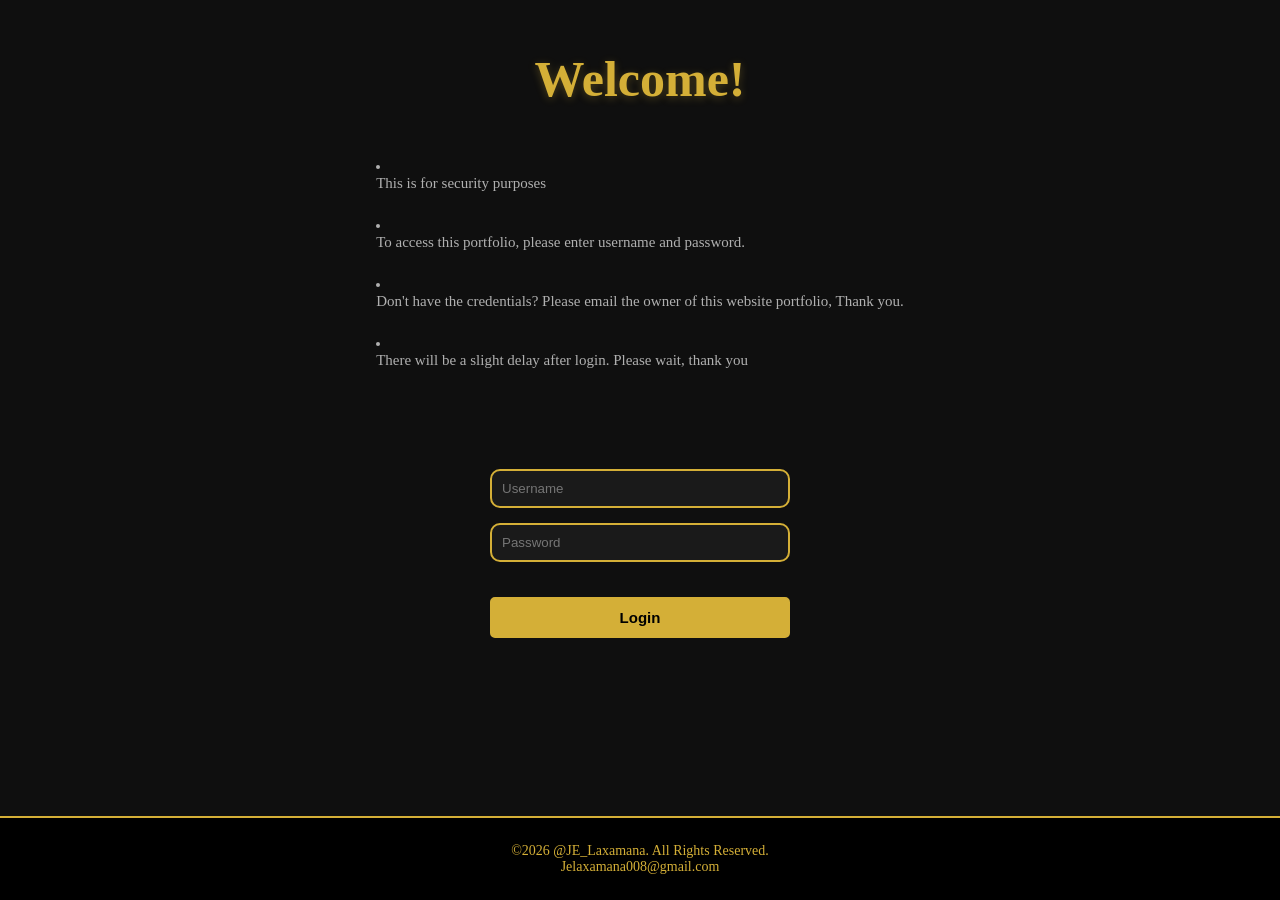
<file: index.html>
<!DOCTYPE html>
<html lang="en">
<head>
    <meta charset="UTF-8">
    <meta name="viewport" content="width=device-width, initial-scale=1.0">
    <title>Jeyih Login</title>
    <link rel="stylesheet" href="style_input.css">
</head>
<body>
<div class="login">Welcome!</div>

<div class="par">
<li><p>This is for security purposes</p></li>
<br>
<li><p>To access this portfolio, please enter username and password.</p></li>
<br>
<li><p>Don't have the credentials? Please email the owner of this website portfolio, Thank you.</p></li>
<br>
<li><p>There will be a slight delay after login. Please wait, thank you</p></li>
</div>

<div class="input_user_pass">
<input type="text" id="username" placeholder="Username">
<input type="password" id="password" placeholder="Password">
<div class="button_input">
<button onclick="login()">Login</button>
</div>
</div>
  
<p id="message"></p>
<script src="script.js"></script>
    <footer class="footer_index">©2026 @JE_Laxamana. All Rights Reserved. <br>Jelaxamana008@gmail.com</footer>


</body>
</html>
</file>
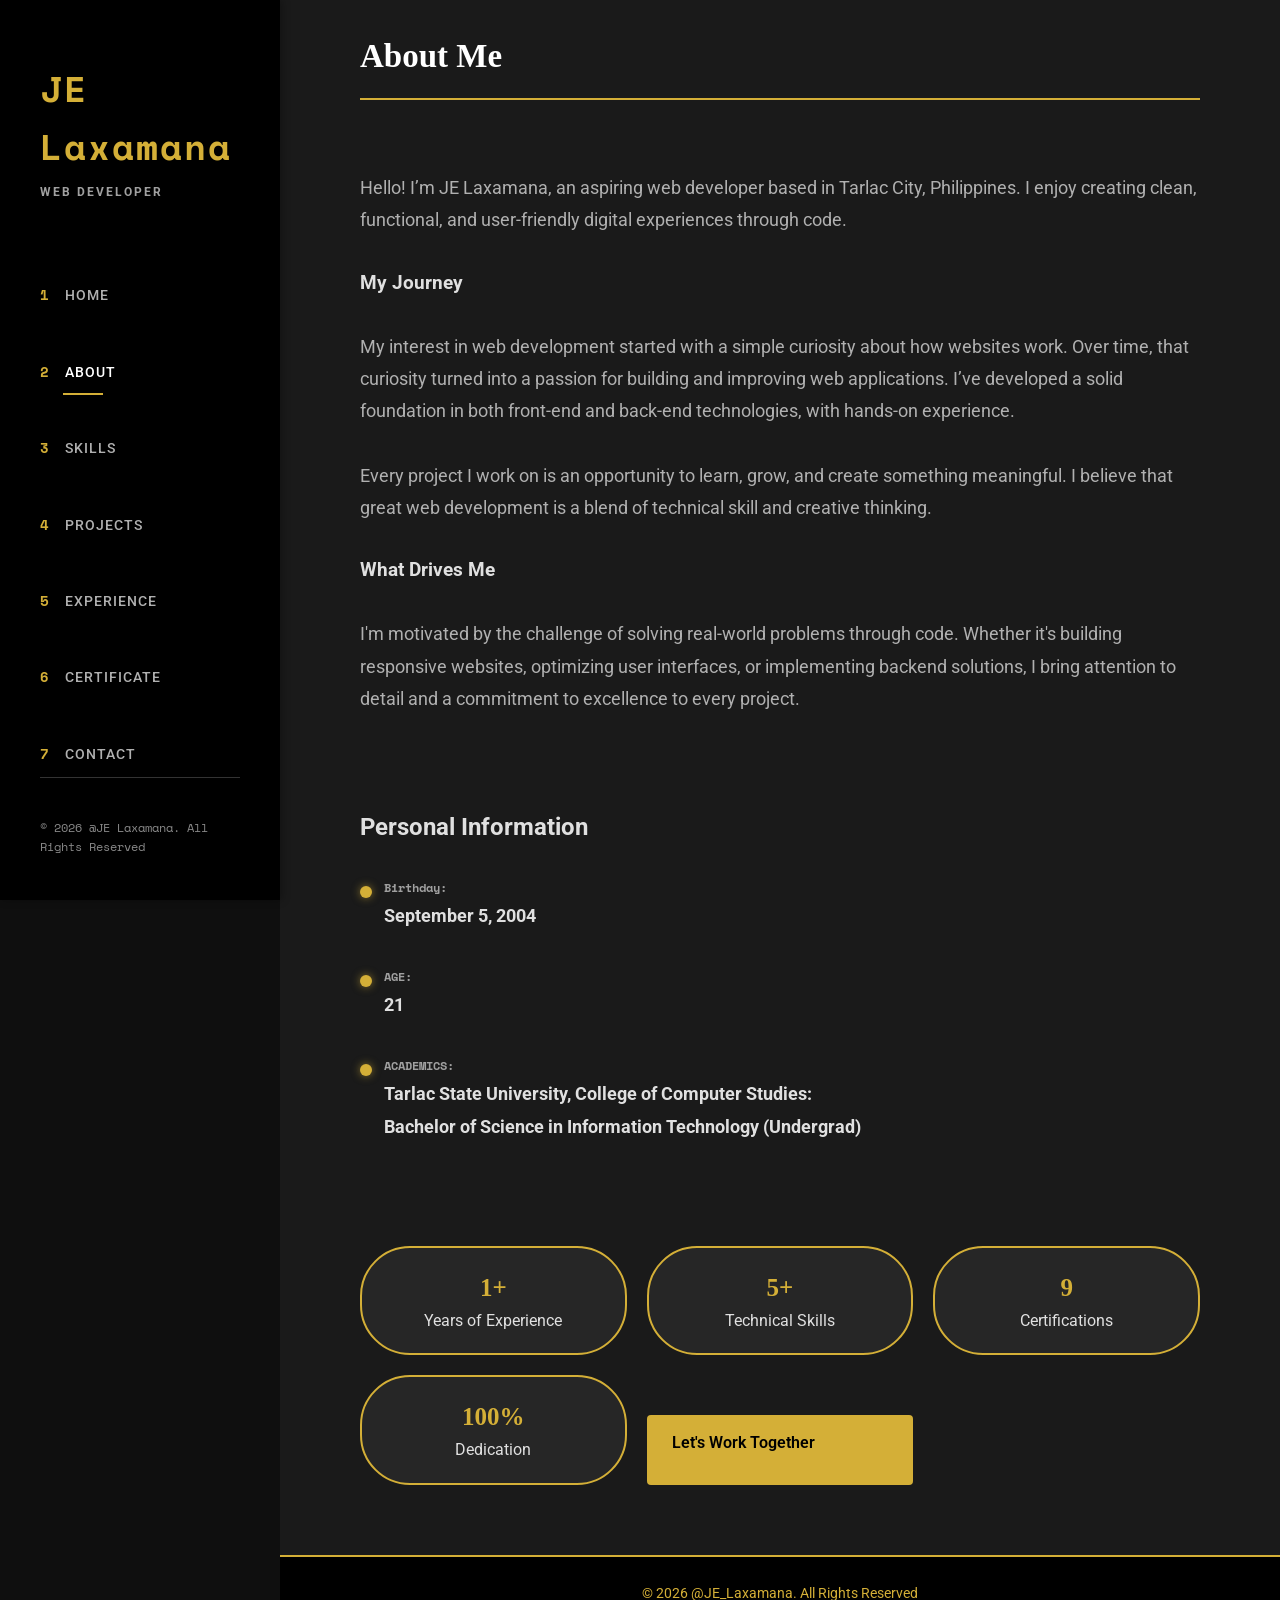
<file: about.html>
<!DOCTYPE html>
<html lang="en">
<head>
    <meta charset="UTF-8">
    <meta name="viewport" content="width=device-width, initial-scale=1.0">
    <title>JE Laxamana - About</title>
    <link rel="icon" href="icon.png" type="image/png">
    <link href="https://fonts.googleapis.com/css2?family=Space+Mono:wght@400;700&family=Roboto:wght@400;500;700;900&display=swap" rel="stylesheet">
    <link rel="stylesheet" href="style.css">
</head>
<body>

    <!-- SIDEBAR NAVIGATION -->
    <aside class="sidebar">
        <div class="sidebar-content">
            <div class="logo-section">
                <h1 class="logo">JE Laxamana</h1>
                <p class="logo-text">Web Developer</p>
            </div>
            <div class="burger" id="burger">
                <div></div>
                <div></div>
                <div></div>
            </div>
            <nav class="sidebar-nav" id="nav">
                <a href="home.html" class="nav-item">
                    <span class="nav-num">1</span>
                    <span class="nav-label">Home</span>
                </a>
                <a href="about.html" class="nav-item active">
                    <span class="nav-num">2</span>
                    <span class="nav-label">About</span>
                </a>
                <a href="skills.html" class="nav-item">
                    <span class="nav-num">3</span>
                    <span class="nav-label">Skills</span>
                </a>
                <a href="projects.html" class="nav-item">
                    <span class="nav-num">4</span>
                    <span class="nav-label">Projects</span>
                </a>
                <a href="experience.html" class="nav-item">
                    <span class="nav-num">5</span>
                    <span class="nav-label">Experience</span>
                </a>
                <a href="certificates.html" class="nav-item">
                    <span class="nav-num">6</span>
                    <span class="nav-label">Certificate</span>
                </a>
                <a href="contact.html" class="nav-item">
                    <span class="nav-num">7</span>
                    <span class="nav-label">Contact</span>
                </a>
            </nav>
            <div class="sidebar-footer">
                <p class="year">&copy; 2026 @JE Laxamana. All Rights Reserved</p>
            </div>
        </div>
    </aside>

    <!-- MAIN CONTENT -->
    <main class="main-content">
        <div class="main">

            <div class="about-container">
                <div class="about-text">
                    <h2 class="section-title">About Me</h2>
                    <p>
                        Hello! I’m JE Laxamana, an aspiring web developer based in Tarlac City, Philippines. I enjoy creating clean, functional, and user-friendly digital experiences through code.                    </p>
                    <h3>My Journey</h3>
                    <p>My interest in web development started with a simple curiosity about how websites work. Over time, that curiosity turned into a passion for building and improving web applications. I’ve developed a solid foundation in both front-end and back-end technologies, with hands-on experience.</p>
                    <p>Every project I work on is an opportunity to learn, grow, and create something meaningful. I believe that great web development is a blend of technical skill and creative thinking.</p>
                    <h3>What Drives Me</h3>
                    <p>I'm motivated by the challenge of solving real-world problems through code. Whether it's building responsive websites, optimizing user interfaces, or implementing backend solutions, I bring attention to detail and a commitment to excellence to every project.</p>
                </div>

                <div class="about-timeline">
                    <h3 class="subskills-title">Personal Information</h3>
                    <div class="timeline">
                        <div class="timeline-item">
                            <div class="timeline-date">Birthday:</div>
                            <div class="timeline-title">September 5, 2004</div>
                        </div>
                        <div class="timeline-item">
                            <div class="timeline-date">AGE:</div>
                            <div class="timeline-title">21</div>
                        </div>
                        <div class="timeline-item">
                            <div class="timeline-date">ACADEMICS:</div>
                            <div class="timeline-title">Tarlac State University, College of Computer Studies:</div>
                            <div class="timeline-title">Bachelor of Science in Information Technology (Undergrad)</div>
                        </div>
                    </div>
                </div>

            </div>

            <div class="highlight">
                <div class="h-card">
                    <div class="h-card-title">1+</div>
                    <div class="h-card-label">Years of Experience</div>
                </div>
                <div class="h-card">
                    <div class="h-card-title">5+</div>
                    <div class="h-card-label">Technical Skills</div>
                </div>
                <div class="h-card">
                    <div class="h-card-title">9</div>
                    <div class="h-card-label">Certifications</div>
                </div>
                <div class="h-card">
                    <div class="h-card-title">100%</div>
                    <div class="h-card-label">Dedication</div>
                </div>
                <a href="contact.html" class="cta-link">Let's Work Together</a>
            </div>
            </div>


        <footer>&copy; 2026 @JE_Laxamana. All Rights Reserved</footer>
    </main>

    <script src="script.js"></script>
</body>
</html>
</file>
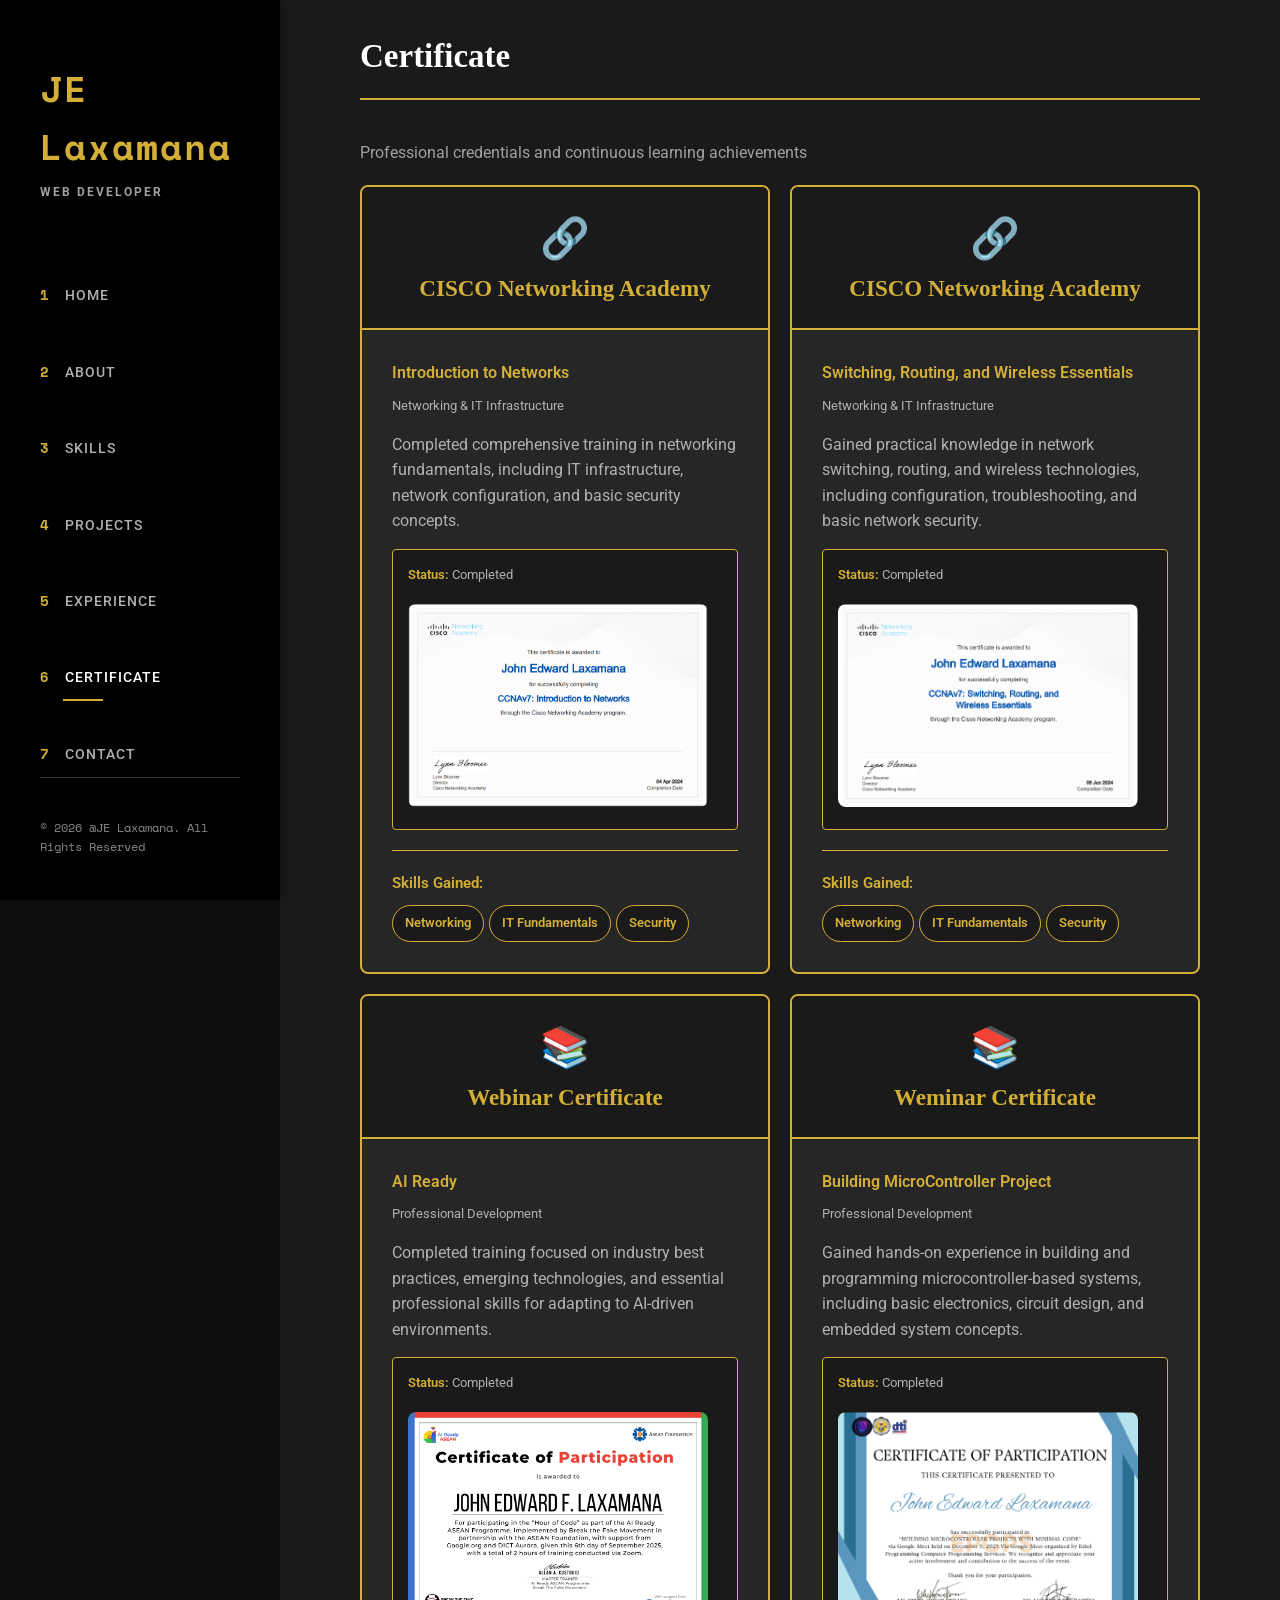
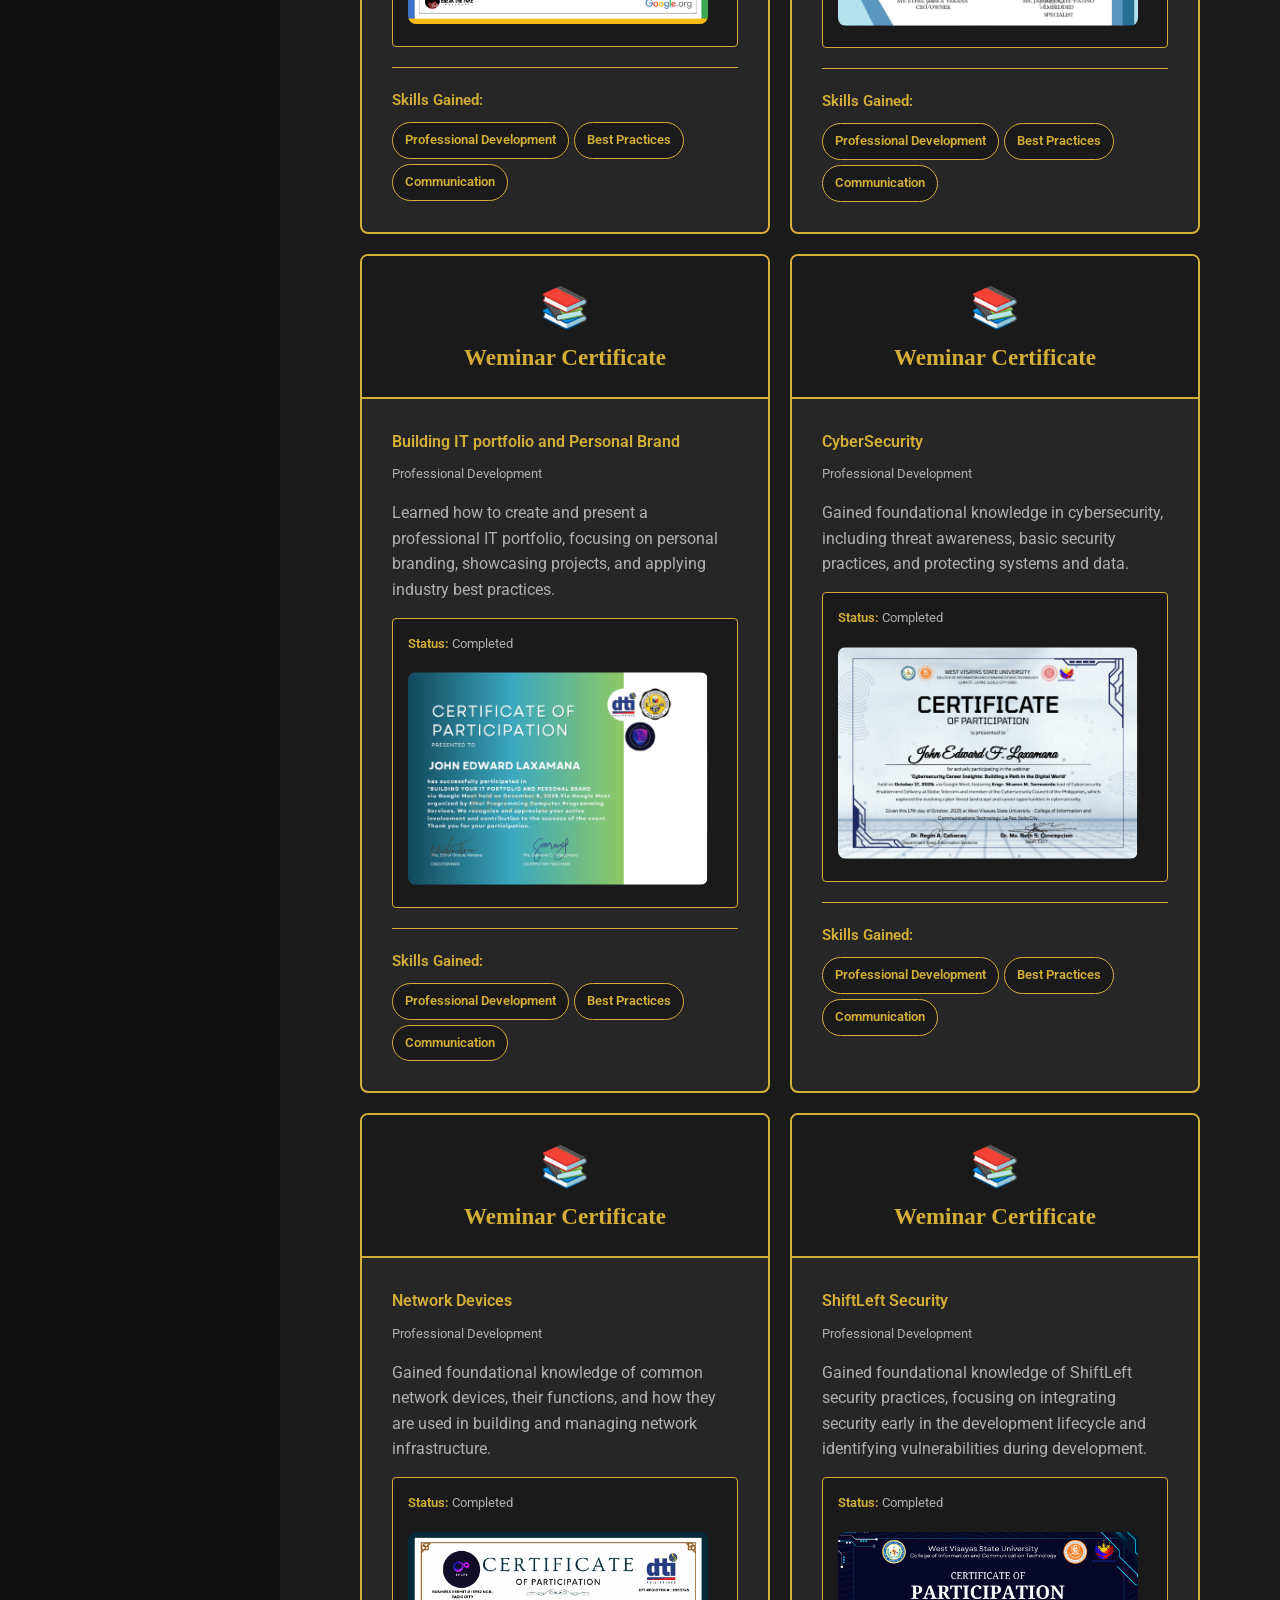
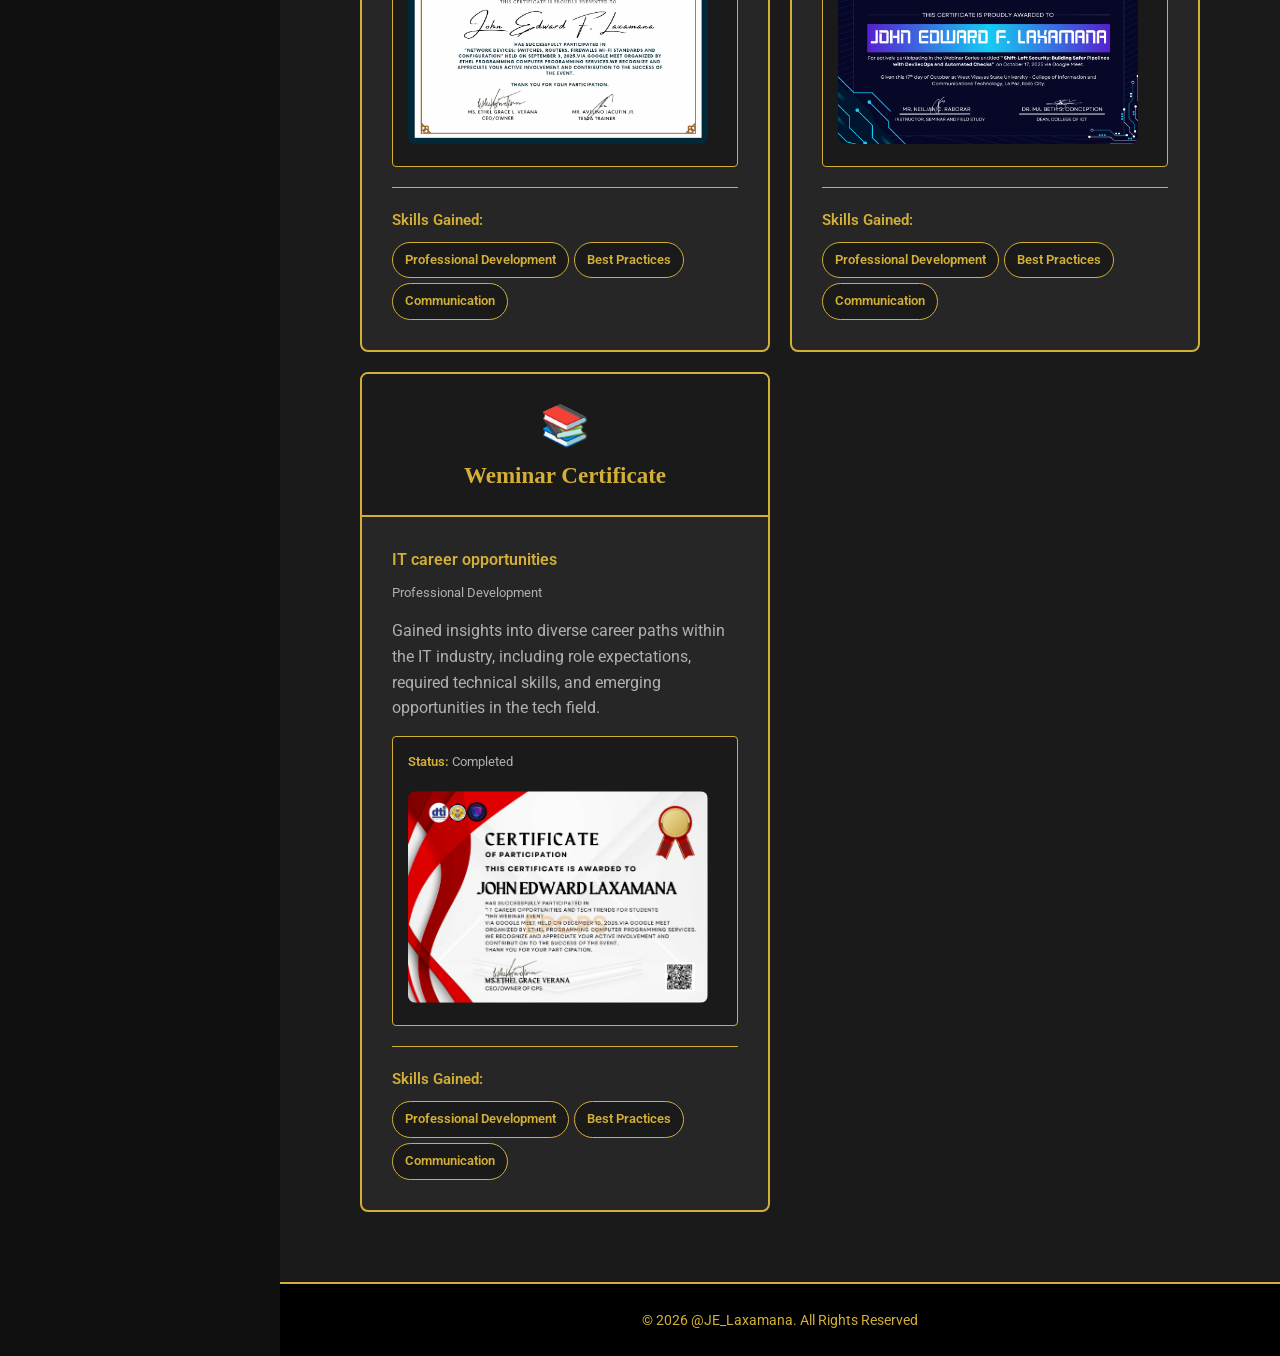
<file: certificates.html>
<!DOCTYPE html>
<html lang="en">
<head>
    <meta charset="UTF-8">
    <meta name="viewport" content="width=device-width, initial-scale=1.0">
    <title>JE Laxamana - Certificates</title>
    <link rel="icon" href="icon.png" type="image/png">
    <link href="https://fonts.googleapis.com/css2?family=Space+Mono:wght@400;700&family=Roboto:wght@400;500;700;900&display=swap" rel="stylesheet">
    <link rel="stylesheet" href="style.css">
</head>
<body>

    <!-- SIDEBAR NAVIGATION -->
    <aside class="sidebar">
        <div class="sidebar-content">
            <div class="logo-section">
                <h1 class="logo">JE Laxamana</h1>
                <p class="logo-text">Web Developer</p>
            </div>
            <div class="burger" id="burger">
                <div></div>
                <div></div>
                <div></div>
            </div>
            <nav class="sidebar-nav" id="nav">
                <a href="home.html" class="nav-item">
                    <span class="nav-num">1</span>
                    <span class="nav-label">Home</span>
                </a>
                <a href="about.html" class="nav-item">
                    <span class="nav-num">2</span>
                    <span class="nav-label">About</span>
                </a>
                <a href="skills.html" class="nav-item">
                    <span class="nav-num">3</span>
                    <span class="nav-label">Skills</span>
                </a>
                <a href="projects.html" class="nav-item">
                    <span class="nav-num">4</span>
                    <span class="nav-label">Projects</span>
                </a>
                <a href="experience.html" class="nav-item">
                    <span class="nav-num">5</span>
                    <span class="nav-label">Experience</span>
                </a>
                <a href="certificates.html" class="nav-item active">
                    <span class="nav-num">6</span>
                    <span class="nav-label">Certificate</span>
                </a>
                <a href="contact.html" class="nav-item">
                    <span class="nav-num">7</span>
                    <span class="nav-label">Contact</span>
                </a>
            </nav>
            <div class="sidebar-footer">
                <p class="year">&copy; 2026 @JE Laxamana. All Rights Reserved</p>
            </div>
        </div>
    </aside>

    <!-- MAIN CONTENT -->
    <main class="main-content">
        <div class="main">

            <div class="section-header">
                <h2 class="section-title">Certificate</h2>
                <p class="section-subtitle">Professional credentials and continuous learning achievements</p>
            </div>

            <div class="cert-grid">

                <!-- CISCO ITN -->
                <div class="cert-card">
                    <div class="cert-header">
                        <div class="cert-icon">🔗</div>
                        <h2 class="cert-name">CISCO Networking Academy</h2>
                    </div>
                    <div class="cert-body">
                        <div class="cert-issuer">Introduction to Networks</div>
                        <div class="cert-category">Networking & IT Infrastructure</div>
                        <p class="cert-description">Completed comprehensive training in networking fundamentals, including IT infrastructure, network configuration, and basic security concepts.</p>
                        <div class="cert-details">
                            <div class="cert-detail-item">
                                <span class="cert-detail-label">Status:</span> Completed
                            </div>
                            <div class="cert-image">
                                <img src="Certs/CCNA-ITN.PNG" alt="CCNA ITN Certificate" onclick="openImage(this)">
                            </div>
                        </div>
                        <div class="certification-skills">
                            <div class="skills-label">Skills Gained:</div>
                            <div class="skills-tags">
                                <span class="skill-badge">Networking</span>
                                <span class="skill-badge">IT Fundamentals</span>
                                <span class="skill-badge">Security</span>
                            </div>
                        </div>
                    </div>
                </div>

                <!-- CISCO SRWE -->
                <div class="cert-card">
                    <div class="cert-header">
                        <div class="cert-icon">🔗</div>
                        <h2 class="cert-name">CISCO Networking Academy</h2>
                    </div>
                    <div class="cert-body">
                        <div class="cert-issuer">Switching, Routing, and Wireless Essentials</div>
                        <div class="cert-category">Networking & IT Infrastructure</div>
                        <p class="cert-description">Gained practical knowledge in network switching, routing, and wireless technologies, including configuration, troubleshooting, and basic network security.</p>
                        <div class="cert-details">
                            <div class="cert-detail-item">
                                <span class="cert-detail-label">Status:</span> Completed
                            </div>
                            <div class="cert-image">
                                <img src="Certs/CCNA-SRWE.png" alt="CCNA SRWE Certificate" onclick="openImage(this)">
                            </div>
                        </div>
                        <div class="certification-skills">
                            <div class="skills-label">Skills Gained:</div>
                            <div class="skills-tags">
                                <span class="skill-badge">Networking</span>
                                <span class="skill-badge">IT Fundamentals</span>
                                <span class="skill-badge">Security</span>
                            </div>
                        </div>
                    </div>
                </div>

                <!-- AI Ready -->
                <div class="cert-card">
                    <div class="cert-header">
                        <div class="cert-icon">📚</div>
                        <h2 class="cert-name">Webinar Certificate</h2>
                    </div>
                    <div class="cert-body">
                        <div class="cert-issuer">AI Ready</div>
                        <div class="cert-category">Professional Development</div>
                        <p class="cert-description">Completed training focused on industry best practices, emerging technologies, and essential professional skills for adapting to AI-driven environments.</p>
                        <div class="cert-details">
                            <div class="cert-detail-item">
                                <span class="cert-detail-label">Status:</span> Completed
                            </div>
                            <div class="cert-image">
                                <img src="Certs/Certificate, (AI ready).png" alt="AI Ready Certificate" onclick="openImage(this)">
                            </div>
                        </div>
                        <div class="certification-skills">
                            <div class="skills-label">Skills Gained:</div>
                            <div class="skills-tags">
                                <span class="skill-badge">Professional Development</span>
                                <span class="skill-badge">Best Practices</span>
                                <span class="skill-badge">Communication</span>
                            </div>
                        </div>
                    </div>
                </div>

                <!-- Building MicroController -->
                <div class="cert-card">
                    <div class="cert-header">
                        <div class="cert-icon">📚</div>
                        <h2 class="cert-name">Weminar Certificate</h2>
                    </div>
                    <div class="cert-body">
                        <div class="cert-issuer">Building MicroController Project</div>
                        <div class="cert-category">Professional Development</div>
                        <p class="cert-description">Gained hands-on experience in building and programming microcontroller-based systems, including basic electronics, circuit design, and embedded system concepts.</p>
                        <div class="cert-details">
                            <div class="cert-detail-item">
                                <span class="cert-detail-label">Status:</span> Completed
                            </div>
                            <div class="cert-image">
                                <img src="Certs/cert, bldg.png" alt="MicroController Certificate" onclick="openImage(this)">
                            </div>
                        </div>
                        <div class="certification-skills">
                            <div class="skills-label">Skills Gained:</div>
                            <div class="skills-tags">
                                <span class="skill-badge">Professional Development</span>
                                <span class="skill-badge">Best Practices</span>
                                <span class="skill-badge">Communication</span>
                            </div>
                        </div>
                    </div>
                </div>

                <!-- Building IT Portfolio -->
                <div class="cert-card">
                    <div class="cert-header">
                        <div class="cert-icon">📚</div>
                        <h2 class="cert-name">Weminar Certificate</h2>
                    </div>
                    <div class="cert-body">
                        <div class="cert-issuer">Building IT portfolio and Personal Brand</div>
                        <div class="cert-category">Professional Development</div>
                        <p class="cert-description">Learned how to create and present a professional IT portfolio, focusing on personal branding, showcasing projects, and applying industry best practices.</p>
                        <div class="cert-details">
                            <div class="cert-detail-item">
                                <span class="cert-detail-label">Status:</span> Completed
                            </div>
                            <div class="cert-image">
                                <img src="Certs/Cert, Building port.png" alt="IT Portfolio Certificate" onclick="openImage(this)">
                            </div>
                        </div>
                        <div class="certification-skills">
                            <div class="skills-label">Skills Gained:</div>
                            <div class="skills-tags">
                                <span class="skill-badge">Professional Development</span>
                                <span class="skill-badge">Best Practices</span>
                                <span class="skill-badge">Communication</span>
                            </div>
                        </div>
                    </div>
                </div>

                <!-- CyberSecurity -->
                <div class="cert-card">
                    <div class="cert-header">
                        <div class="cert-icon">📚</div>
                        <h2 class="cert-name">Weminar Certificate</h2>
                    </div>
                    <div class="cert-body">
                        <div class="cert-issuer">CyberSecurity</div>
                        <div class="cert-category">Professional Development</div>
                        <p class="cert-description">Gained foundational knowledge in cybersecurity, including threat awareness, basic security practices, and protecting systems and data.</p>
                        <div class="cert-details">
                            <div class="cert-detail-item">
                                <span class="cert-detail-label">Status:</span> Completed
                            </div>
                            <div class="cert-image">
                                <img src="Certs/Cert, Cybersecurity.png" alt="CyberSecurity Certificate" onclick="openImage(this)">
                            </div>
                        </div>
                        <div class="certification-skills">
                            <div class="skills-label">Skills Gained:</div>
                            <div class="skills-tags">
                                <span class="skill-badge">Professional Development</span>
                                <span class="skill-badge">Best Practices</span>
                                <span class="skill-badge">Communication</span>
                            </div>
                        </div>
                    </div>
                </div>

                <!-- Network Devices -->
                <div class="cert-card">
                    <div class="cert-header">
                        <div class="cert-icon">📚</div>
                        <h2 class="cert-name">Weminar Certificate</h2>
                    </div>
                    <div class="cert-body">
                        <div class="cert-issuer">Network Devices</div>
                        <div class="cert-category">Professional Development</div>
                        <p class="cert-description">Gained foundational knowledge of common network devices, their functions, and how they are used in building and managing network infrastructure.</p>
                        <div class="cert-details">
                            <div class="cert-detail-item">
                                <span class="cert-detail-label">Status:</span> Completed
                            </div>
                            <div class="cert-image">
                                <img src="Certs/Certificate, (Network Devices).jpeg" alt="Network Devices Certificate" onclick="openImage(this)">
                            </div>
                        </div>
                        <div class="certification-skills">
                            <div class="skills-label">Skills Gained:</div>
                            <div class="skills-tags">
                                <span class="skill-badge">Professional Development</span>
                                <span class="skill-badge">Best Practices</span>
                                <span class="skill-badge">Communication</span>
                            </div>
                        </div>
                    </div>
                </div>

                <!-- ShiftLeft Security -->
                <div class="cert-card">
                    <div class="cert-header">
                        <div class="cert-icon">📚</div>
                        <h2 class="cert-name">Weminar Certificate</h2>
                    </div>
                    <div class="cert-body">
                        <div class="cert-issuer">ShiftLeft Security</div>
                        <div class="cert-category">Professional Development</div>
                        <p class="cert-description">Gained foundational knowledge of ShiftLeft security practices, focusing on integrating security early in the development lifecycle and identifying vulnerabilities during development.</p>
                        <div class="cert-details">
                            <div class="cert-detail-item">
                                <span class="cert-detail-label">Status:</span> Completed
                            </div>
                            <div class="cert-image">
                                <img src="Certs/Certificate, (Shift-Left Security).png" alt="ShiftLeft Security Certificate" onclick="openImage(this)">
                            </div>
                        </div>
                        <div class="certification-skills">
                            <div class="skills-label">Skills Gained:</div>
                            <div class="skills-tags">
                                <span class="skill-badge">Professional Development</span>
                                <span class="skill-badge">Best Practices</span>
                                <span class="skill-badge">Communication</span>
                            </div>
                        </div>
                    </div>
                </div>

                <!-- IT Career Opportunities -->
                <div class="cert-card">
                    <div class="cert-header">
                        <div class="cert-icon">📚</div>
                        <h2 class="cert-name">Weminar Certificate</h2>
                    </div>
                    <div class="cert-body">
                        <div class="cert-issuer">IT career opportunities</div>
                        <div class="cert-category">Professional Development</div>
                        <p class="cert-description">Gained insights into diverse career paths within the IT industry, including role expectations, required technical skills, and emerging opportunities in the tech field.</p>
                        <div class="cert-details">
                            <div class="cert-detail-item">
                                <span class="cert-detail-label">Status:</span> Completed
                            </div>
                            <div class="cert-image">
                                <img src="Certs/cert, IT career.png" alt="IT Career Certificate" onclick="openImage(this)">
                            </div>
                        </div>
                        <div class="certification-skills">
                            <div class="skills-label">Skills Gained:</div>
                            <div class="skills-tags">
                                <span class="skill-badge">Professional Development</span>
                                <span class="skill-badge">Best Practices</span>
                                <span class="skill-badge">Communication</span>
                            </div>
                        </div>
                    </div>
                </div>

            </div><!-- end cert-grid -->

            <!-- Image Modal -->
            <div id="imgModal" class="img-modal">
                <span class="close-btn" onclick="closeImage()">&times;</span>
                <img class="modal-content" id="modalImg">
            </div>
            </div>


        <footer>&copy; 2026 @JE_Laxamana. All Rights Reserved</footer>
    </main>

    <script src="script.js"></script>
</body>
</html>
</file>
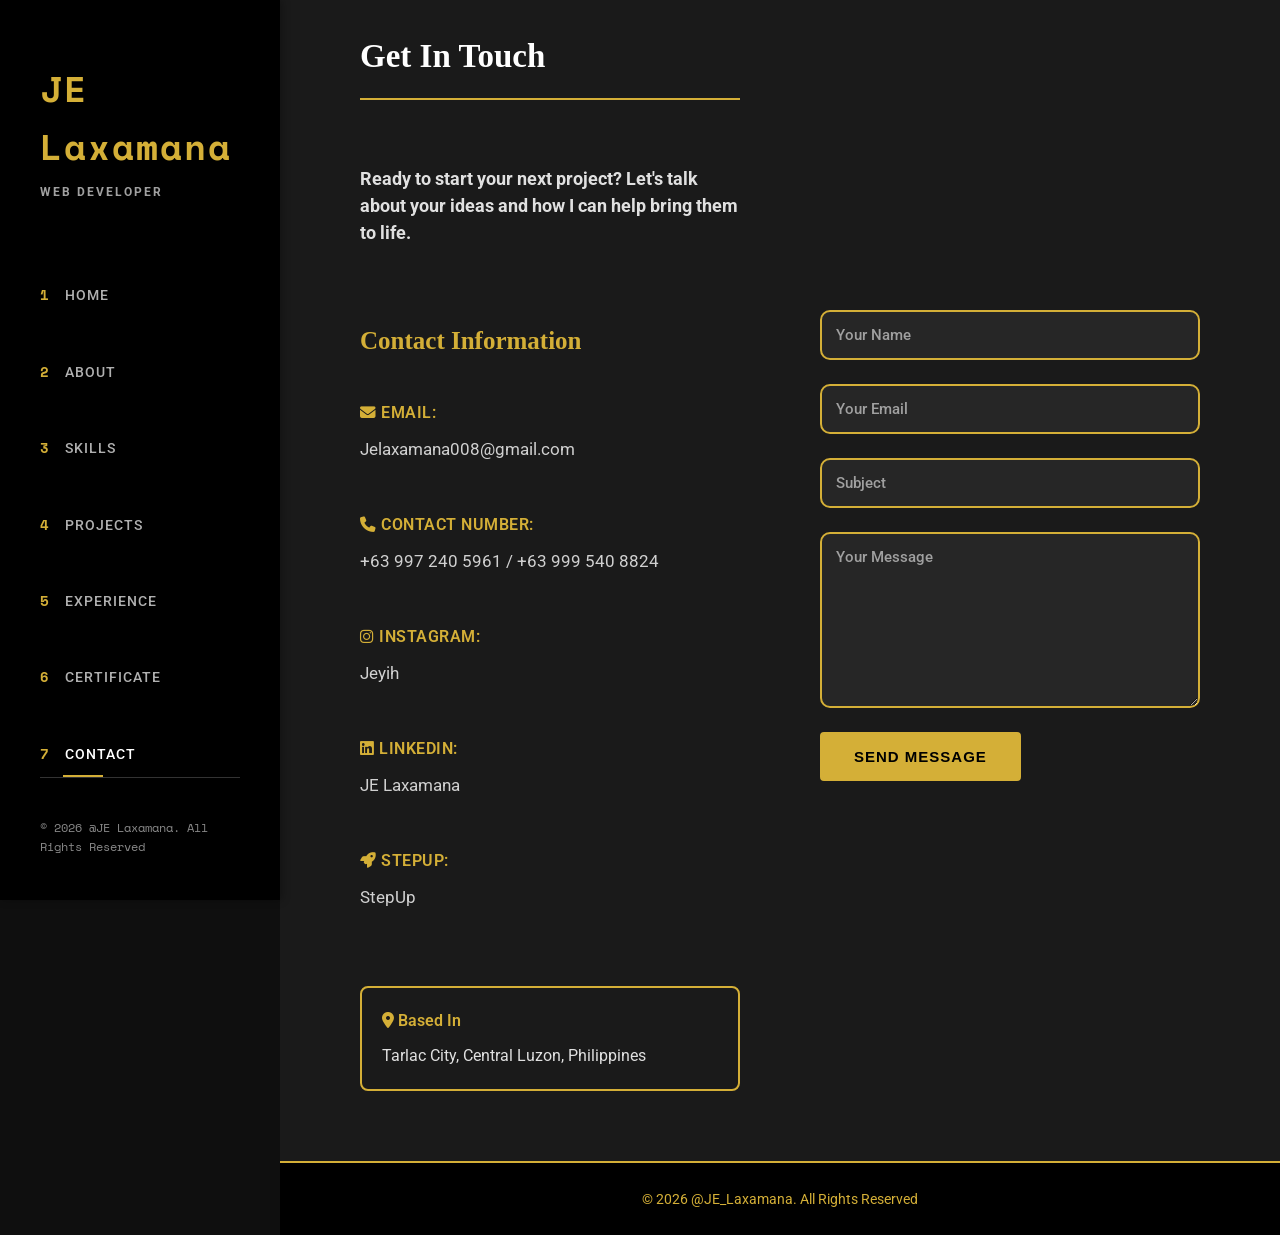
<file: contact.html>
<!DOCTYPE html>
<html lang="en">
<head>
    <meta charset="UTF-8">
    <meta name="viewport" content="width=device-width, initial-scale=1.0">
    <title>JE Laxamana - Contact</title>
    <link rel="icon" href="icon.png" type="image/png">
    <link href="https://fonts.googleapis.com/css2?family=Space+Mono:wght@400;700&family=Roboto:wght@400;500;700;900&display=swap" rel="stylesheet">
    <link rel="stylesheet" href="https://cdnjs.cloudflare.com/ajax/libs/font-awesome/6.5.0/css/all.min.css">
    <link rel="stylesheet" href="style.css">
</head>
<body>

    <!-- SIDEBAR NAVIGATION -->
    <aside class="sidebar">
        <div class="sidebar-content">
            <div class="logo-section">
                <h1 class="logo">JE Laxamana</h1>
                <p class="logo-text">Web Developer</p>
            </div>
            <div class="burger" id="burger">
                <div></div>
                <div></div>
                <div></div>
            </div>
            <nav class="sidebar-nav" id="nav">
                <a href="home.html" class="nav-item">
                    <span class="nav-num">1</span>
                    <span class="nav-label">Home</span>
                </a>
                <a href="about.html" class="nav-item">
                    <span class="nav-num">2</span>
                    <span class="nav-label">About</span>
                </a>
                <a href="skills.html" class="nav-item">
                    <span class="nav-num">3</span>
                    <span class="nav-label">Skills</span>
                </a>
                <a href="projects.html" class="nav-item">
                    <span class="nav-num">4</span>
                    <span class="nav-label">Projects</span>
                </a>
                <a href="experience.html" class="nav-item">
                    <span class="nav-num">5</span>
                    <span class="nav-label">Experience</span>
                </a>
                <a href="certificates.html" class="nav-item">
                    <span class="nav-num">6</span>
                    <span class="nav-label">Certificate</span>
                </a>
                <a href="contact.html" class="nav-item active">
                    <span class="nav-num">7</span>
                    <span class="nav-label">Contact</span>
                </a>
            </nav>
            <div class="sidebar-footer">
                <p class="year">&copy; 2026 @JE Laxamana. All Rights Reserved</p>
            </div>
        </div>
    </aside>

    <!-- MAIN CONTENT -->
    <main class="main-content">
            <div class="main">
            <div class="contact-wrapper">
                <div class="contact-text">
                    <h2 class="section-title">Get In Touch</h2>
                    <p>
                        Ready to start your next project? Let's talk about your ideas and how I can help bring them to life.
                    </p>

                    <div class="contact-details">
                        <h3 class="info-title">Contact Information</h3>

                        <div class="contact-item">
                            <div class="contact-label"><i class="fas fa-envelope"></i> Email:</div>
                            <a href="mailto:Jelaxamana008@gmail.com" class="contact-value">Jelaxamana008@gmail.com</a>
                        </div>

                        <div class="contact-item">
                            <div class="contact-label"><i class="fas fa-phone"></i> Contact Number:</div>
                            <a href="tel:+639972405961" class="contact-value">+63 997 240 5961 / +63 999 540 8824</a>
                        </div>

                        <div class="contact-item">
                            <div class="contact-label"><i class="fab fa-instagram"></i> Instagram:</div>
                            <a href="https://instagram.com/jeyih_/" class="contact-value">Jeyih</a>
                        </div>

                        <div class="contact-item">
                            <div class="contact-label"><i class="fab fa-linkedin"></i> LinkedIn:</div>
                            <a href="https://www.linkedin.com/in/JE-laxamana" class="contact-value">JE Laxamana</a>
                        </div>

                        <div class="contact-item">
                            <div class="contact-label"><i class="fas fa-rocket"></i> StepUp:</div>
                            <a href="https://Stepupbyje.netlify.app" class="contact-value">StepUp</a>
                        </div>
                    </div>

                    <div class="location-box">
                        <div class="location-label"><i class="fas fa-map-marker-alt"></i> Based In</div>
                        <div class="location-text">Tarlac City, Central Luzon, Philippines</div>
                    </div>
                </div>

                <form class="contact-form" id="contactForm">
                    <div class="success-message" id="successMessage">
                        ✓ Thanks for reaching out! I'll be in touch soon.
                    </div>

                    <div class="form-group">
                        <input type="text" id="name" name="name" placeholder="Your Name" required>
                    </div>
                    <div class="form-group">
                        <input type="email" id="email" name="email" placeholder="Your Email" required>
                    </div>
                    <div class="form-group">
                        <input type="text" id="subject" name="subject" placeholder="Subject" required>
                    </div>
                    <div class="form-group">
                        <textarea id="message" name="message" placeholder="Your Message" rows="8" required></textarea>
                    </div>
                    <button type="submit" class="submit-btn">Send Message</button>
                </form>
            </div>
            </div>


        <footer>&copy; 2026 @JE_Laxamana. All Rights Reserved</footer>
    </main>

    <script src="script.js"></script>
</body>
</html>
</file>
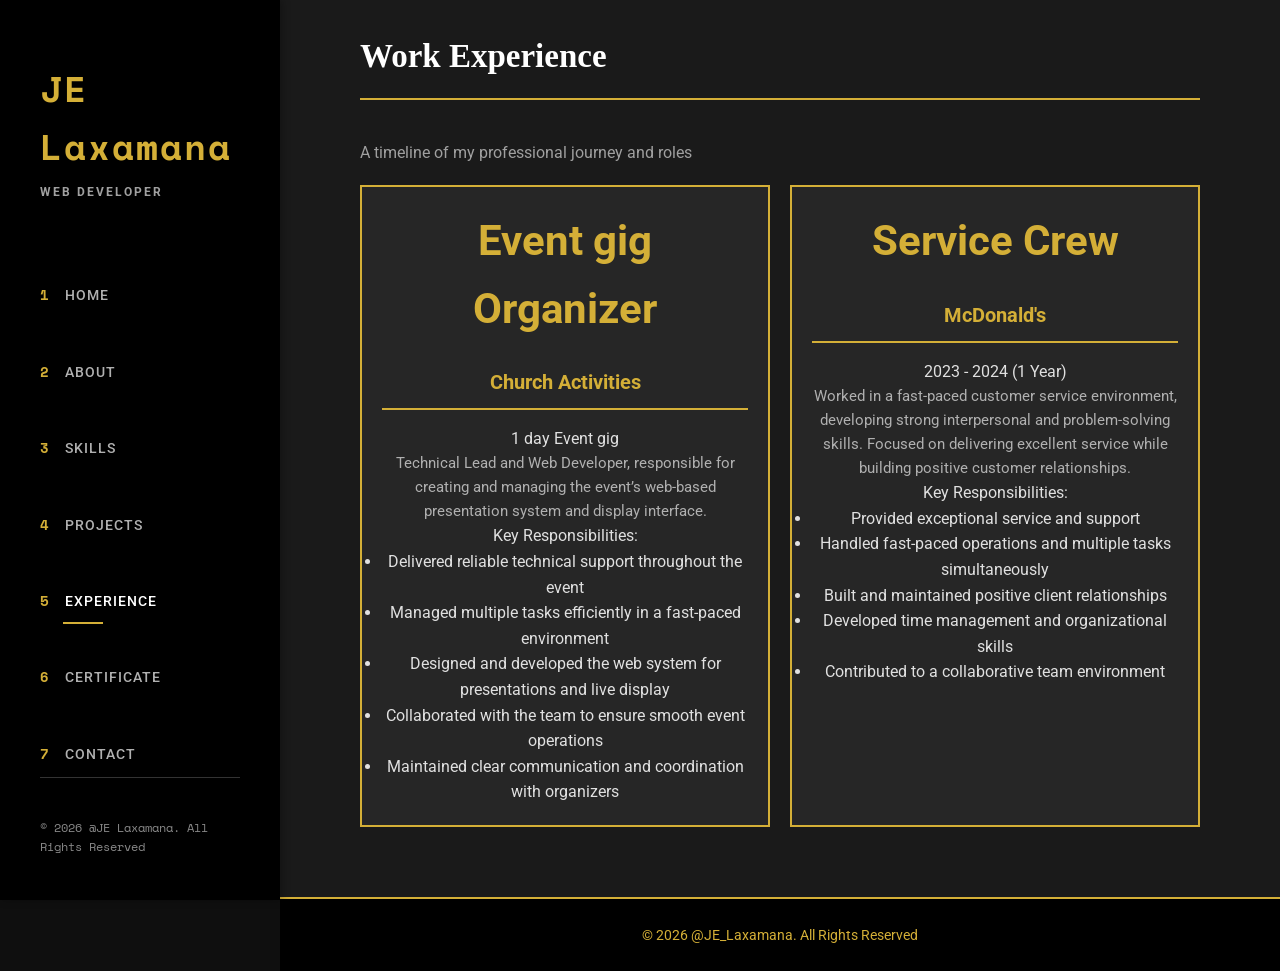
<file: experience.html>
<!DOCTYPE html>
<html lang="en">
<head>
    <meta charset="UTF-8">
    <meta name="viewport" content="width=device-width, initial-scale=1.0">
    <title>JE Laxamana - Experience</title>
    <link rel="icon" href="icon.png" type="image/png">
    <link href="https://fonts.googleapis.com/css2?family=Space+Mono:wght@400;700&family=Roboto:wght@400;500;700;900&display=swap" rel="stylesheet">
    <link rel="stylesheet" href="style.css">
</head>
<body>

    <!-- SIDEBAR NAVIGATION -->
    <aside class="sidebar">
        <div class="sidebar-content">
            <div class="logo-section">
                <h1 class="logo">JE Laxamana</h1>
                <p class="logo-text">Web Developer</p>
            </div>
            <div class="burger" id="burger">
                <div></div>
                <div></div>
                <div></div>
            </div>
            <nav class="sidebar-nav" id="nav">
                <a href="home.html" class="nav-item">
                    <span class="nav-num">1</span>
                    <span class="nav-label">Home</span>
                </a>
                <a href="about.html" class="nav-item">
                    <span class="nav-num">2</span>
                    <span class="nav-label">About</span>
                </a>
                <a href="skills.html" class="nav-item">
                    <span class="nav-num">3</span>
                    <span class="nav-label">Skills</span>
                </a>
                <a href="projects.html" class="nav-item">
                    <span class="nav-num">4</span>
                    <span class="nav-label">Projects</span>
                </a>
                <a href="experience.html" class="nav-item active">
                    <span class="nav-num">5</span>
                    <span class="nav-label">Experience</span>
                </a>
                <a href="certificates.html" class="nav-item">
                    <span class="nav-num">6</span>
                    <span class="nav-label">Certificate</span>
                </a>
                <a href="contact.html" class="nav-item">
                    <span class="nav-num">7</span>
                    <span class="nav-label">Contact</span>
                </a>
            </nav>
            <div class="sidebar-footer">
                <p class="year">&copy; 2026 @JE Laxamana. All Rights Reserved</p>
            </div>
        </div>
    </aside>

    <!-- MAIN CONTENT -->
    <main class="main-content">
        <div class="main">

            <div class="section-header">
                <h2 class="section-title">Work Experience</h2>
                <p class="section-subtitle">A timeline of my professional journey and roles</p>
            </div>

            <div class="experience-grid">
                <div class="experience-card">
                    <div class="experience-icon">Event gig Organizer</div>
                    <h3>Church Activities</h3>
                    <div class="timeline-duration">1 day Event gig</div>
                    <p class="timeline-description">Technical Lead and Web Developer, responsible for creating and managing the event’s web-based presentation system and display interface.</p>
                    <div class="responsibilities">
                        <div class="responsibilities-title">Key Responsibilities:</div>
                        <ul>
                            <li>Delivered reliable technical support throughout the event</li>
                            <li>Managed multiple tasks efficiently in a fast-paced environment</li>
                            <li>Designed and developed the web system for presentations and live display</li>
                            <li>Collaborated with the team to ensure smooth event operations</li>
                            <li>Maintained clear communication and coordination with organizers</li>
                        </ul>
                    </div>
                </div>

                <div class="experience-card">
                    <div class="experience-icon">Service Crew</div>
                    <h3>McDonald's</h3>
                    <div class="timeline-duration">2023 - 2024 (1 Year)</div>
                    <p class="timeline-description">Worked in a fast-paced customer service environment, developing strong interpersonal and problem-solving skills. Focused on delivering excellent service while building positive customer relationships.</p>
                    <div class="responsibilities">
                        <div class="responsibilities-title">Key Responsibilities:</div>
                        <ul>
                            <li>Provided exceptional service and support</li>
                            <li>Handled fast-paced operations and multiple tasks simultaneously</li>
                            <li>Built and maintained positive client relationships</li>
                            <li>Developed time management and organizational skills</li>
                            <li>Contributed to a collaborative team environment</li>
                        </ul>
                    </div>
                </div>
            </div>
            </div>


        <footer>&copy; 2026 @JE_Laxamana. All Rights Reserved</footer>
    </main>

    <script src="script.js"></script>
</body>
</html>
</file>
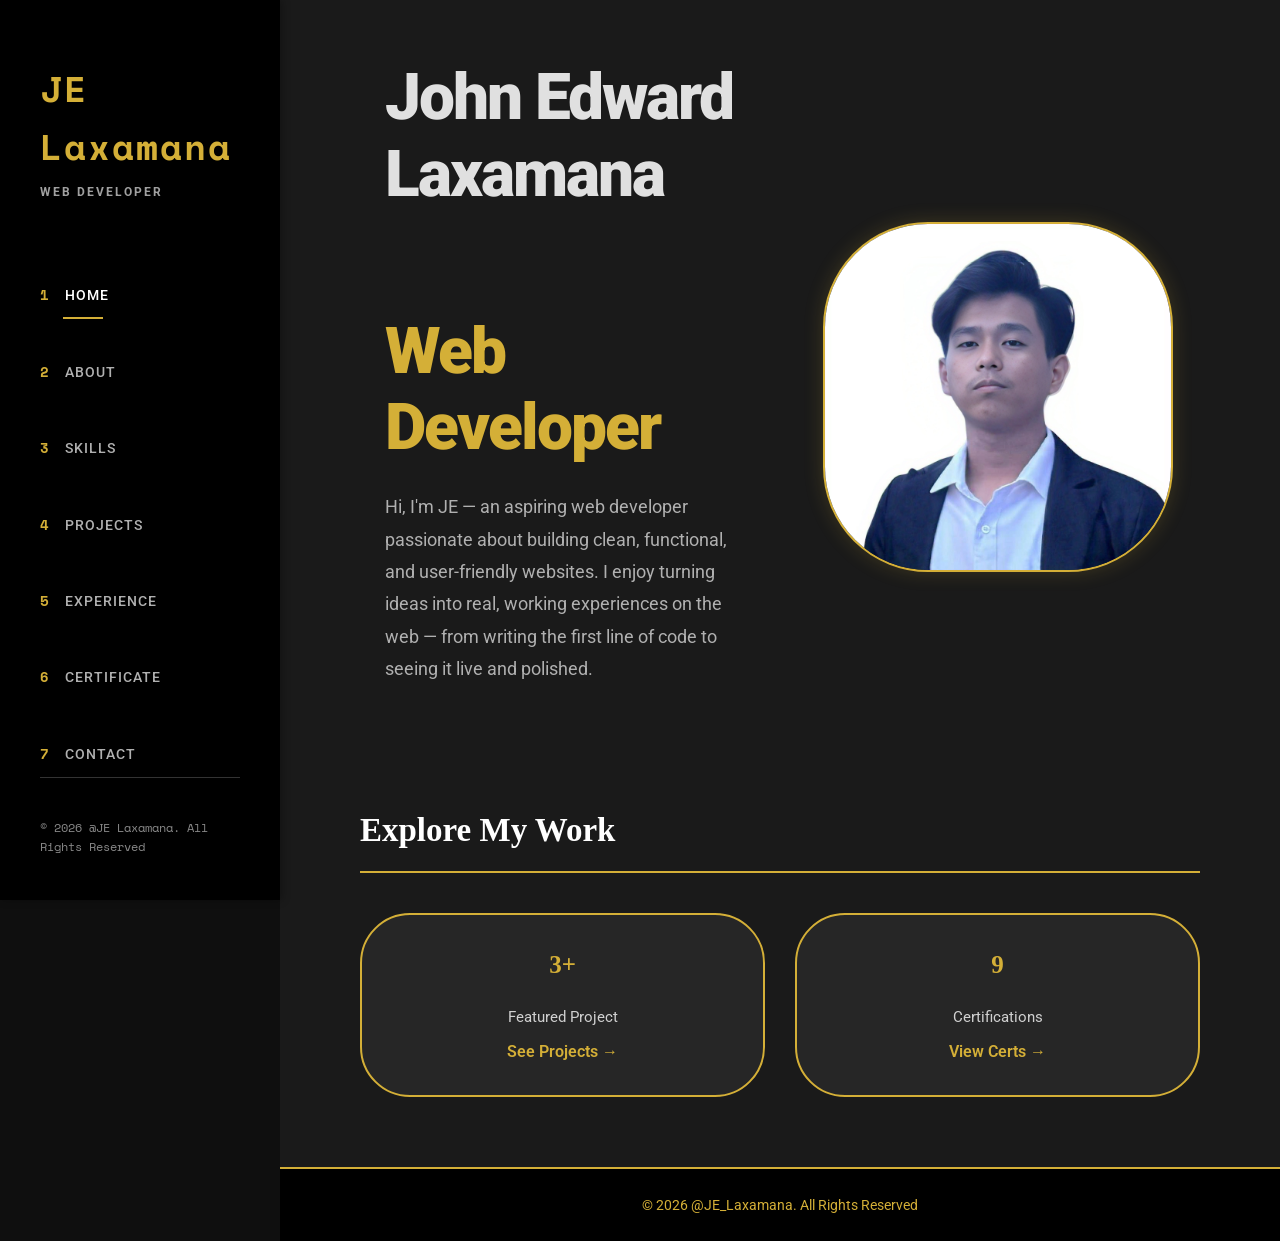
<file: home.html>
<!DOCTYPE html>
<html lang="en">
<head>
    <meta charset="UTF-8">
    <meta name="viewport" content="width=device-width, initial-scale=1.0">
    <title>JE Laxamana - Home</title>
    <link rel="icon" href="icon.png" type="image/png">
    <link href="https://fonts.googleapis.com/css2?family=Space+Mono:wght@400;700&family=Roboto:wght@400;500;700;900&display=swap" rel="stylesheet">
    <link rel="stylesheet" href="style.css">
</head>
<body>

    <!-- SIDEBAR NAVIGATION -->
    <aside class="sidebar">
        <div class="sidebar-content">
            <div class="logo-section">
                <h1 class="logo">JE Laxamana</h1>
                <p class="logo-text">Web Developer</p>
            </div>
            <div class="burger" id="burger">
                <div></div>
                <div></div>
                <div></div>
            </div>
            <nav class="sidebar-nav" id="nav">
                <a href="home.html" class="nav-item active">
                    <span class="nav-num">1</span>
                    <span class="nav-label">Home</span>
                </a>
                <a href="about.html" class="nav-item">
                    <span class="nav-num">2</span>
                    <span class="nav-label">About</span>
                </a>
                <a href="skills.html" class="nav-item">
                    <span class="nav-num">3</span>
                    <span class="nav-label">Skills</span>
                </a>
                <a href="projects.html" class="nav-item">
                    <span class="nav-num">4</span>
                    <span class="nav-label">Projects</span>
                </a>
                <a href="experience.html" class="nav-item">
                    <span class="nav-num">5</span>
                    <span class="nav-label">Experience</span>
                </a>
                <a href="certificates.html" class="nav-item">
                    <span class="nav-num">6</span>
                    <span class="nav-label">Certificate</span>
                </a>
                <a href="contact.html" class="nav-item">
                    <span class="nav-num">7</span>
                    <span class="nav-label">Contact</span>
                </a>
            </nav>
            <div class="sidebar-footer">
                <p class="year">&copy; 2026 @JE Laxamana. All Rights Reserved</p>
            </div>
        </div>
    </aside>

    <!-- MAIN CONTENT -->
    <main class="main-content">
            <div class="main">
            <!-- Hero -->
            <div class="hero-grid">
                <div class="hero-left">
                    <h1 class="hero-title">
                        John Edward Laxamana
                        <span class="highlight">Web Developer</span>
                    </h1>
                    <p class="hero-desc">
                        Hi, I'm JE — an aspiring web developer passionate about building clean, functional, and user-friendly websites. I enjoy turning ideas into real, working experiences on the web — from writing the first line of code to seeing it live and polished.
                    </p>
                </div>
                <div class="hero-right">
                    <div class="image-placeholder">
                        <img src="PFP.jpeg" alt="Profile Image">
                    </div>
                </div>
            </div>

            <!-- Quick Navigation -->
            <section class="sec">
                <h2 class="section-title">Explore My Work</h2>
                <div class="quick-links">
                    <div class="quick-card">
                        <div class="quick-card-title">3+</div>
                        <div class="quick-card-label">Featured Project</div>
                        <a href="projects.html">See Projects →</a>
                    </div>
                    <div class="quick-card">
                        <div class="quick-card-title">9</div>
                        <div class="quick-card-label">Certifications</div>
                        <a href="certificates.html">View Certs →</a>
                    </div>
                </div>
                </div>


        <footer>&copy; 2026 @JE_Laxamana. All Rights Reserved</footer>
    </main>

    <script src="script.js"></script>
</body>
</html>
</file>
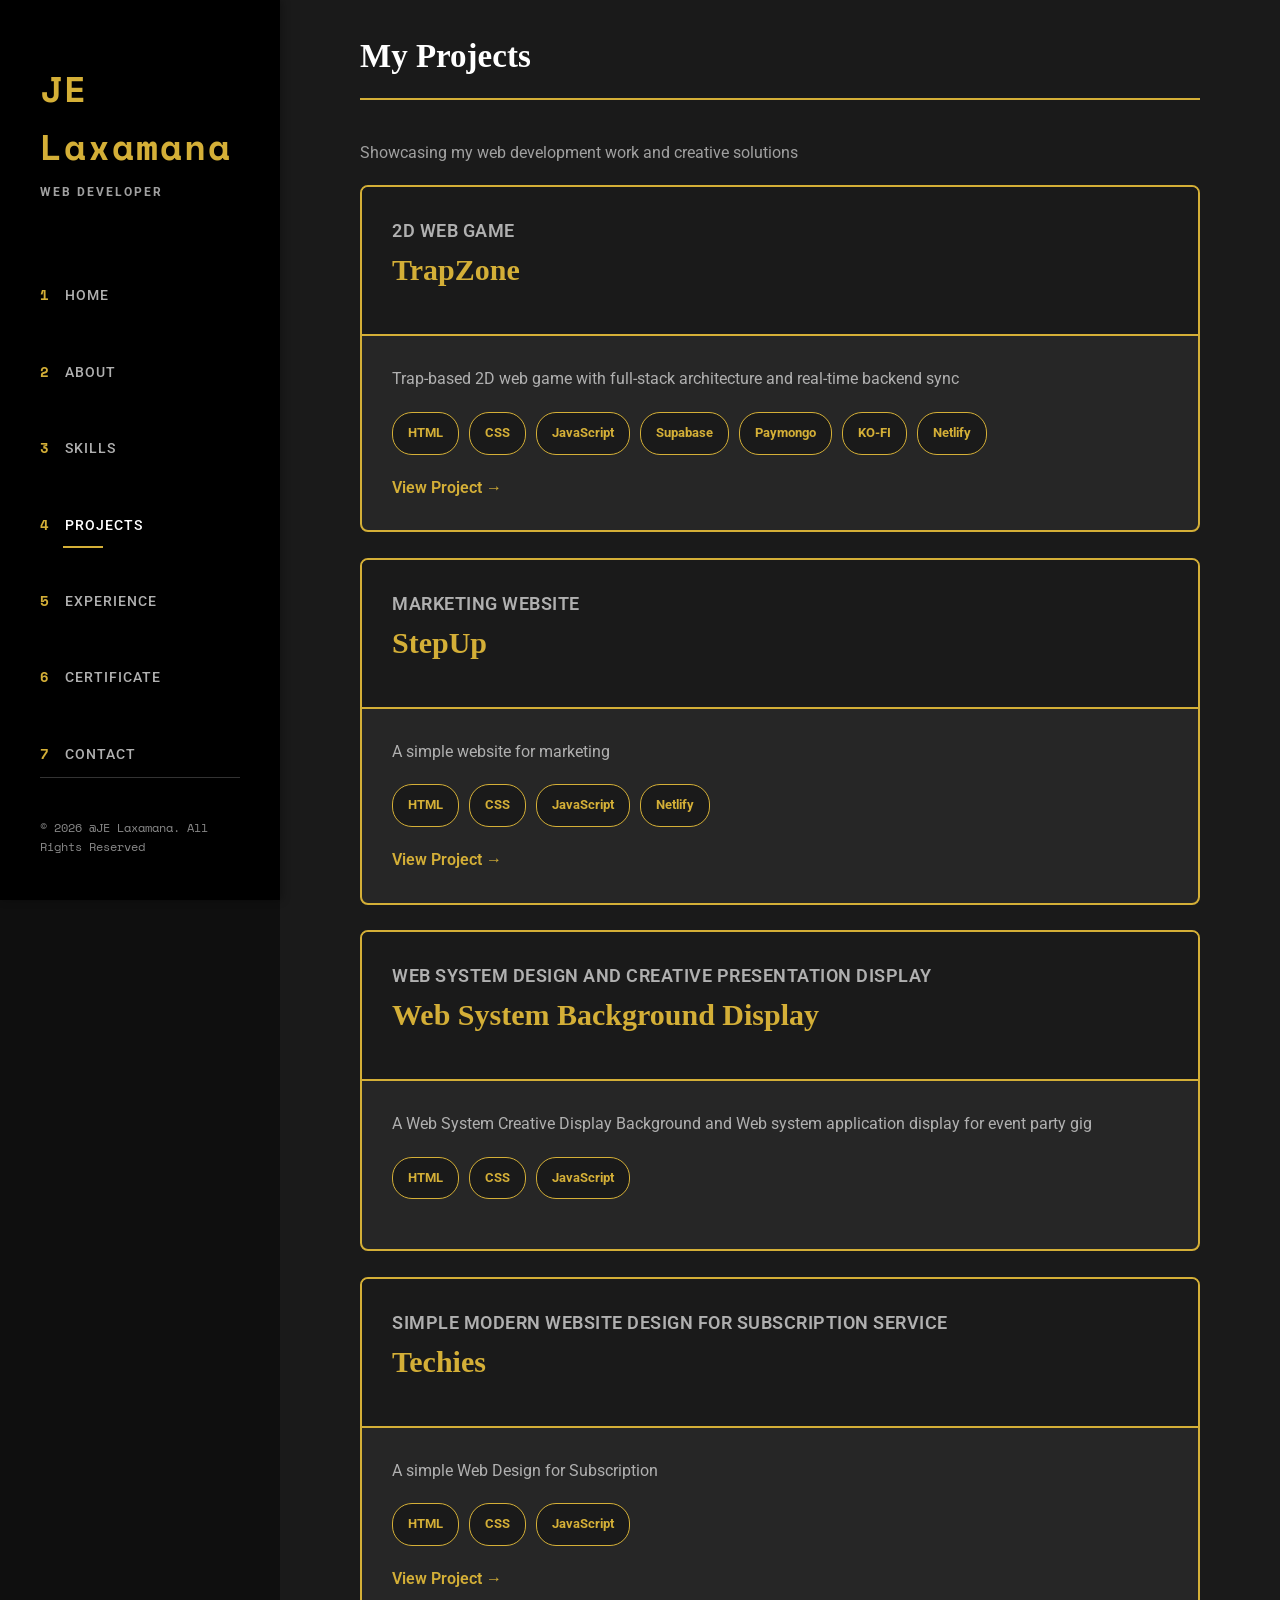
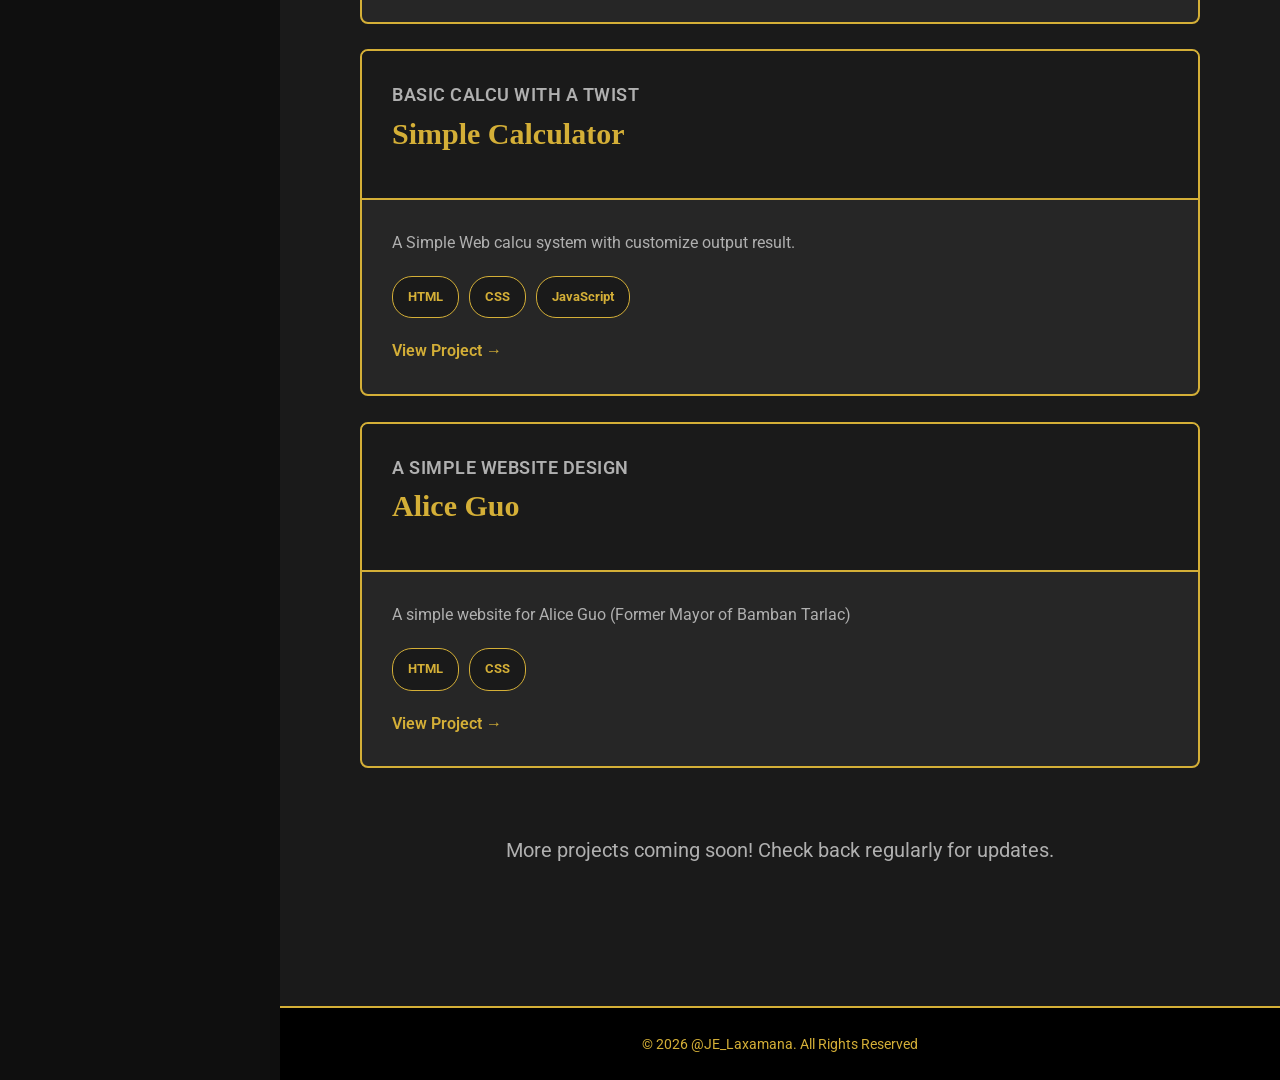
<file: projects.html>
<!DOCTYPE html>
<html lang="en">
<head>
    <meta charset="UTF-8">
    <meta name="viewport" content="width=device-width, initial-scale=1.0">
    <title>JE Laxamana - Projects</title>
    <link rel="icon" href="icon.png" type="image/png">
    <link href="https://fonts.googleapis.com/css2?family=Space+Mono:wght@400;700&family=Roboto:wght@400;500;700;900&display=swap" rel="stylesheet">
    <link rel="stylesheet" href="style.css">
</head>
<body>

    <!-- SIDEBAR NAVIGATION -->
    <aside class="sidebar">
        <div class="sidebar-content">
            <div class="logo-section">
                <h1 class="logo">JE Laxamana</h1>
                <p class="logo-text">Web Developer</p>
            </div>
            <div class="burger" id="burger">
                <div></div>
                <div></div>
                <div></div>
            </div>
            <nav class="sidebar-nav" id="nav">
                <a href="home.html" class="nav-item">
                    <span class="nav-num">1</span>
                    <span class="nav-label">Home</span>
                </a>
                <a href="about.html" class="nav-item">
                    <span class="nav-num">2</span>
                    <span class="nav-label">About</span>
                </a>
                <a href="skills.html" class="nav-item">
                    <span class="nav-num">3</span>
                    <span class="nav-label">Skills</span>
                </a>
                <a href="projects.html" class="nav-item active">
                    <span class="nav-num">4</span>
                    <span class="nav-label">Projects</span>
                </a>
                <a href="experience.html" class="nav-item">
                    <span class="nav-num">5</span>
                    <span class="nav-label">Experience</span>
                </a>
                <a href="certificates.html" class="nav-item">
                    <span class="nav-num">6</span>
                    <span class="nav-label">Certificate</span>
                </a>
                <a href="contact.html" class="nav-item">
                    <span class="nav-num">7</span>
                    <span class="nav-label">Contact</span>
                </a>
            </nav>
            <div class="sidebar-footer">
                <p class="year">&copy; 2026 @JE Laxamana. All Rights Reserved</p>
            </div>
        </div>
    </aside>

    <!-- MAIN CONTENT -->
    <main class="main-content">
        <div class="main">
            <h1 class="section-title">My Projects</h1>
            <p class="section-subtitle">Showcasing my web development work and creative solutions</p>

            <div class="project-grid">
                <div class="project-card">
                    <div class="project-header">
                        <div class="project-category">2D web game</div>
                        <h2 class="project-title">TrapZone</h2>
                    </div>
                    <div class="project-body">
                        <p class="project-description">Trap-based 2D web game with full-stack architecture and real-time backend sync</p>
                        <div class="project-tech">
                            <span class="tech-tag">HTML</span>
                            <span class="tech-tag">CSS</span>
                            <span class="tech-tag">JavaScript</span>
                            <span class="tech-tag">Supabase</span>
                            <span class="tech-tag">Paymongo</span>
                            <span class="tech-tag">KO-FI</span>
                            <span class="tech-tag">Netlify</span>
                        </div>
                        <a href="https://hailhtlr.netlify.app" class="project-link">View Project →</a>
                    </div>
                </div>
                <br>

                <div class="project-card">
                    <div class="project-header">
                        <div class="project-category">Marketing Website</div>
                        <h2 class="project-title">StepUp</h2>
                    </div>
                    <div class="project-body">
                        <p class="project-description">A simple website for marketing</p>
                        <div class="project-tech">
                            <span class="tech-tag">HTML</span>
                            <span class="tech-tag">CSS</span>
                            <span class="tech-tag">JavaScript</span>
                            <span class="tech-tag">Netlify</span>
                        </div>
                        <a href="https://Stepupbyje.netlify.app" class="project-link">View Project →</a>
                    </div>
                </div>
                <br>

                <div class="project-card">
                    <div class="project-header">
                        <div class="project-category">Web System Design and Creative Presentation Display</div>
                        <h2 class="project-title">Web System Background Display</h2>
                    </div>
                    <div class="project-body">
                        <p class="project-description">A Web System Creative Display Background and Web system application display for event party gig</p>
                        <div class="project-tech">
                            <span class="tech-tag">HTML</span>
                            <span class="tech-tag">CSS</span>
                            <span class="tech-tag">JavaScript</span>
                        </div>
                    </div>
                </div>
<br>
                <div class="project-card">
                    <div class="project-header">
                        <div class="project-category">Simple Modern Website design for subscription service</div>
                        <h2 class="project-title">Techies</h2>
                    </div>
                    <div class="project-body">
                        <p class="project-description">A simple Web Design for Subscription</p>
                        <div class="project-tech">
                            <span class="tech-tag">HTML</span>
                            <span class="tech-tag">CSS</span>
                            <span class="tech-tag">JavaScript</span>
                        </div>
                        <a href="Techie/Main.html" class="project-link">View Project →</a>
                    </div>
                </div>
<br>
                <div class="project-card">
                    <div class="project-header">
                        <div class="project-category">Basic calcu with a twist</div>
                        <h2 class="project-title">Simple Calculator</h2>
                    </div>
                    <div class="project-body">
                        <p class="project-description">A Simple Web calcu system with customize output result.</p>
                        <div class="project-tech">
                            <span class="tech-tag">HTML</span>
                            <span class="tech-tag">CSS</span>
                            <span class="tech-tag">JavaScript</span>
                        </div>
                        <a href="CrazyCalcu/Main.html" class="project-link">View Project →</a>
                    </div>
                </div>
<br>
                <div class="project-card">
                    <div class="project-header">
                        <div class="project-category">A Simple Website Design</div>
                        <h2 class="project-title">Alice Guo</h2>
                    </div>
                    <div class="project-body">
                        <p class="project-description">A simple website for Alice Guo (Former Mayor of Bamban Tarlac)</p>
                        <div class="project-tech">
                            <span class="tech-tag">HTML</span>
                            <span class="tech-tag">CSS</span>
                        </div>
                        <a href="AliceGuo/Alice.html" class="project-link">View Project →</a>
                    </div>
                </div>
<br>
                <div class="empty-state">
                    <p class="empty-state-text">More projects coming soon! Check back regularly for updates.</p>
                </div>

            </div>
            </div>


        <footer>&copy; 2026 @JE_Laxamana. All Rights Reserved</footer>
    </main>

    <script src="script.js"></script>
</body>
</html>
</file>
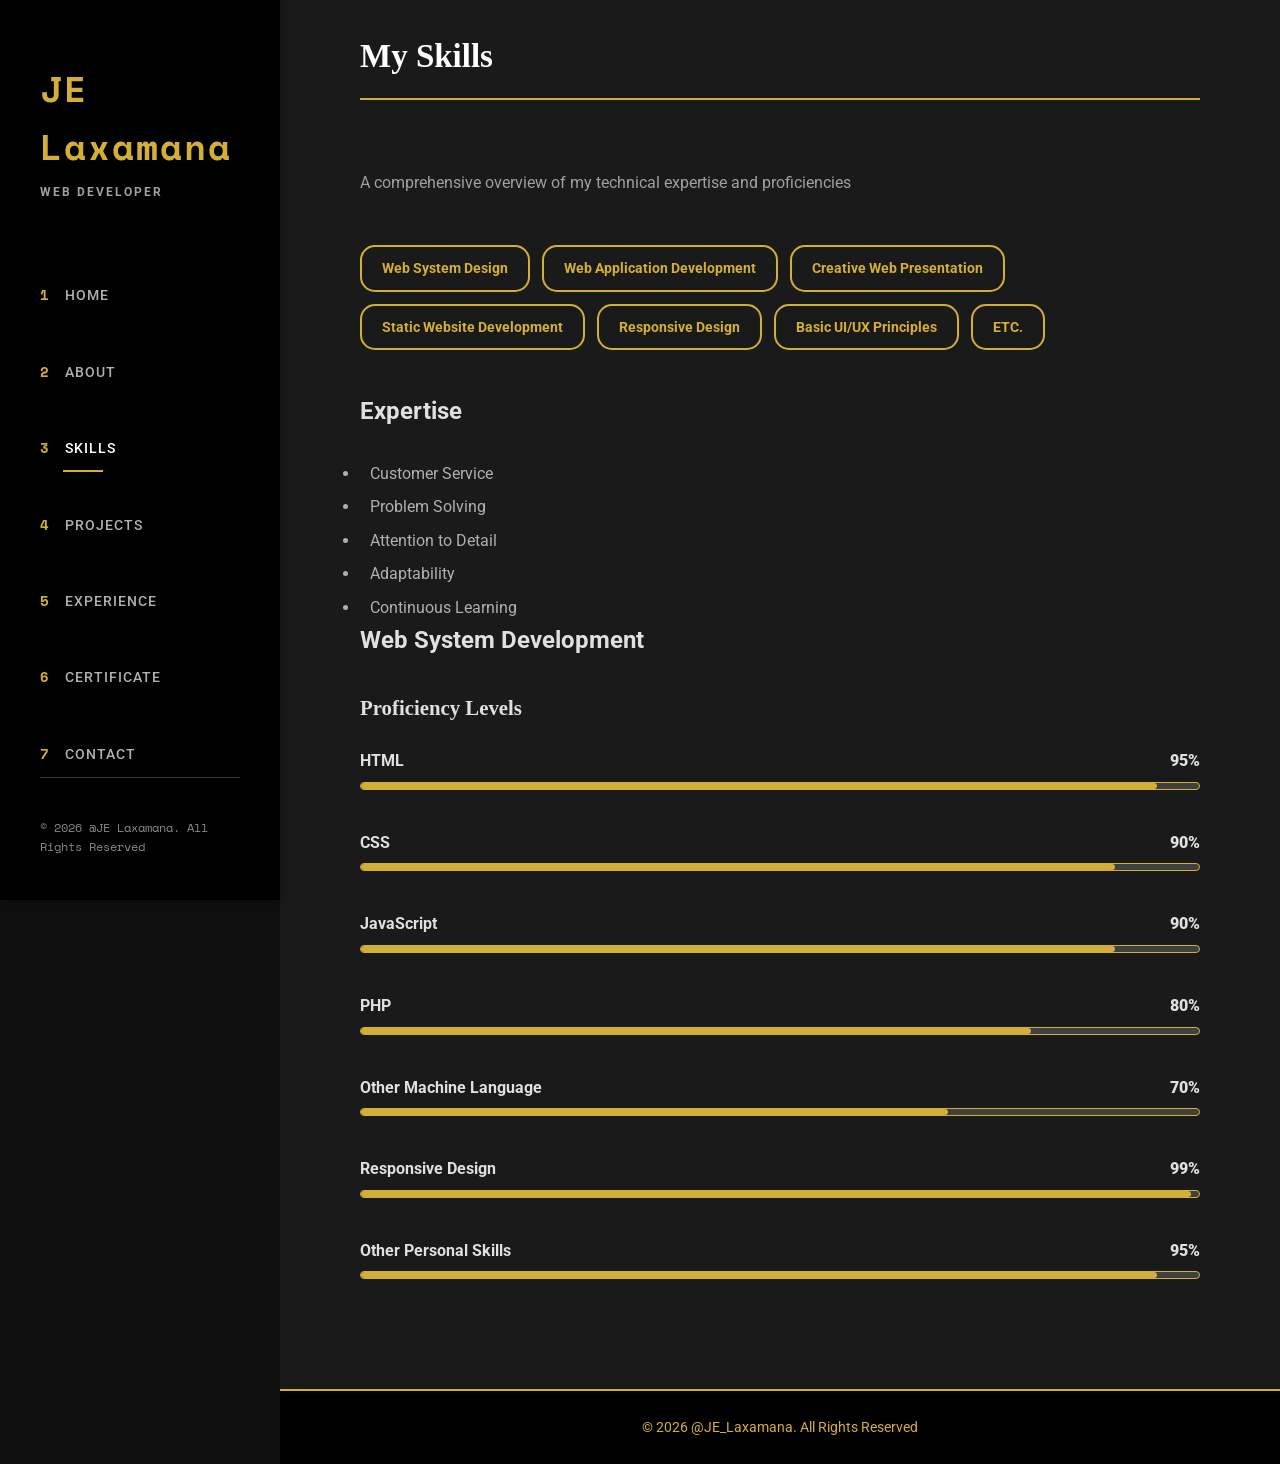
<file: skills.html>
<!DOCTYPE html>
<html lang="en">
<head>
    <meta charset="UTF-8">
    <meta name="viewport" content="width=device-width, initial-scale=1.0">
    <title>JE Laxamana - Skills</title>
    <link rel="icon" href="icon.png" type="image/png">
    <link href="https://fonts.googleapis.com/css2?family=Space+Mono:wght@400;700&family=Roboto:wght@400;500;700;900&display=swap" rel="stylesheet">
    <link rel="stylesheet" href="style.css">
</head>
<body>

    <!-- SIDEBAR NAVIGATION -->
    <aside class="sidebar">
        <div class="sidebar-content">
            <div class="logo-section">
                <h1 class="logo">JE Laxamana</h1>
                <p class="logo-text">Web Developer</p>
            </div>
            <div class="burger" id="burger">
                <div></div>
                <div></div>
                <div></div>
            </div>
            <nav class="sidebar-nav" id="nav">
                <a href="home.html" class="nav-item">
                    <span class="nav-num">1</span>
                    <span class="nav-label">Home</span>
                </a>
                <a href="about.html" class="nav-item">
                    <span class="nav-num">2</span>
                    <span class="nav-label">About</span>
                </a>
                <a href="skills.html" class="nav-item active">
                    <span class="nav-num">3</span>
                    <span class="nav-label">Skills</span>
                </a>
                <a href="projects.html" class="nav-item">
                    <span class="nav-num">4</span>
                    <span class="nav-label">Projects</span>
                </a>
                <a href="experience.html" class="nav-item">
                    <span class="nav-num">5</span>
                    <span class="nav-label">Experience</span>
                </a>
                <a href="certificates.html" class="nav-item">
                    <span class="nav-num">6</span>
                    <span class="nav-label">Certificate</span>
                </a>
                <a href="contact.html" class="nav-item">
                    <span class="nav-num">7</span>
                    <span class="nav-label">Contact</span>
                </a>
            </nav>
            <div class="sidebar-footer">
                <p class="year">&copy; 2026 @JE Laxamana. All Rights Reserved</p>
            </div>
        </div>
    </aside>

    <!-- MAIN CONTENT -->
    <main class="main-content">
        <div class="main">

            <div class="skills-container">
                <div class="skills-text">
                    <h1 class="section-title">My Skills</h1>
                    <p class="section-subtitle">A comprehensive overview of my technical expertise and proficiencies</p>
                    <div class="skills-list">
                        <div class="skill-tag">Web System Design</div>
                        <div class="skill-tag">Web Application Development</div>
                        <div class="skill-tag">Creative Web Presentation</div>
                        <div class="skill-tag">Static Website Development</div>
                        <div class="skill-tag">Responsive Design</div>
                        <div class="skill-tag">Basic UI/UX Principles</div>
                        <div class="skill-tag">ETC.</div>
                    </div>

                    <h3 class="subskills-title">Expertise</h3>
                    <ul class="expertise-list">
                        <li>Customer Service</li>
                        <li>Problem Solving</li>
                        <li>Attention to Detail</li>
                        <li>Adaptability</li>
                        <li>Continuous Learning</li>
                    </ul>
                </div>
            </div>

            <div class="skills-section">
                <h2 class="section-heading">Web System Development</h2>
                <h3 style="font-family: 'Playfair Display', serif; font-size: 1.3rem; margin-bottom: 1.5rem; margin-top: 2rem; color: var(--text-primary);">Proficiency Levels</h3>

                <div class="progress-container">
                    <div class="progress-label">
                        <span class="progress-name">HTML</span>
                        <span class="progress-percent">95%</span>
                    </div>
                    <div class="progress-bar">
                        <div class="progress-fill" style="width: 95%"></div>
                    </div>
                </div>
                <div class="progress-container">
                    <div class="progress-label">
                        <span class="progress-name">CSS</span>
                        <span class="progress-percent">90%</span>
                    </div>
                    <div class="progress-bar">
                        <div class="progress-fill" style="width: 90%"></div>
                    </div>
                </div>
                <div class="progress-container">
                    <div class="progress-label">
                        <span class="progress-name">JavaScript</span>
                        <span class="progress-percent">90%</span>
                    </div>
                    <div class="progress-bar">
                        <div class="progress-fill" style="width: 90%"></div>
                    </div>
                </div>
                <div class="progress-container">
                    <div class="progress-label">
                        <span class="progress-name">PHP</span>
                        <span class="progress-percent">80%</span>
                    </div>
                    <div class="progress-bar">
                        <div class="progress-fill" style="width: 80%"></div>
                    </div>
                </div>
                <div class="progress-container">
                    <div class="progress-label">
                        <span class="progress-name">Other Machine Language</span>
                        <span class="progress-percent">70%</span>
                    </div>
                    <div class="progress-bar">
                        <div class="progress-fill" style="width: 70%"></div>
                    </div>
                </div>
                <div class="progress-container">
                    <div class="progress-label">
                        <span class="progress-name">Responsive Design</span>
                        <span class="progress-percent">99%</span>
                    </div>
                    <div class="progress-bar">
                        <div class="progress-fill" style="width: 99%"></div>
                    </div>
                </div>
                <div class="progress-container">
                    <div class="progress-label">
                        <span class="progress-name">Other Personal Skills</span>
                        <span class="progress-percent">95%</span>
                    </div>
                    <div class="progress-bar">
                        <div class="progress-fill" style="width: 95%"></div>
                    </div>
                </div>
            </div>
            </div>


        <footer>&copy; 2026 @JE_Laxamana. All Rights Reserved</footer>
    </main>
    

    <script src="script.js"></script>
</body>
</html>
</file>
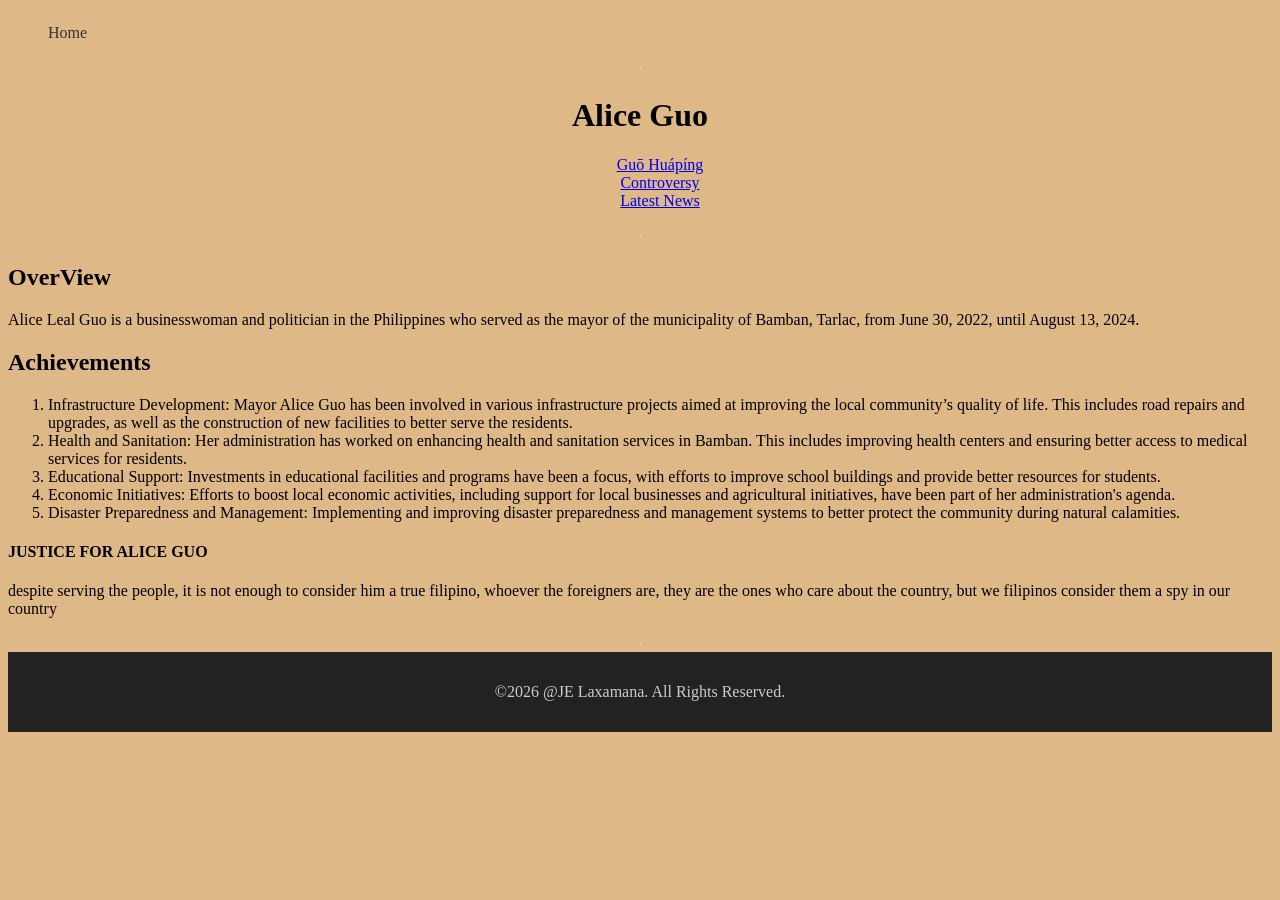
<file: AliceGuo/Alice.html>
<!DOCTYPE html>
<html>
      <link rel="Stylesheet" href="Stylesheet.css">

<head>
<title>Alice_Guo | JE Laxamana</title>
</head>


<nav class="navbar">
  <ul class="nav-links">
   <li><a href="../home.html">Home</a></li>
  </ul>
</nav>
<hr>

<div class="Alice">
    <h1 class="H1">Alice Guo</h1>
    <ul class="LINK">
        <li><a href="https://en.wikipedia.org/wiki/Alice_Guo">Guō Huápíng</a></li>
        <li><a href="https://en.wikipedia.org/wiki/Alice_Guo#Political_career">Controversy</a></li>
        <li><a href="https://news.abs-cbn.com/news/2024/9/1/alice-guo-ready-to-surrender-but-fears-for-her-safety-lawyer-2159">Latest News</a></li>  

    </ul>
</div>
    <hr>
<body>
    <article>
        <Section1>
        <H2>OverView</H2>
           <p> Alice Leal Guo is a businesswoman and politician in the Philippines who served as the mayor of the municipality of Bamban,
            Tarlac, from June 30, 2022, until August 13, 2024.
        </p>
        </Section1>

        <section2>
            <h2>Achievements</h2>
            <p> 
                <ol>
                <li>Infrastructure Development: 
                Mayor Alice Guo has been involved in various infrastructure projects aimed at improving the 
                local community’s quality of life. This includes road repairs and upgrades, as well as the construction of new facilities 
                to better serve the residents.</li>

                <li>Health and Sanitation: 
                Her administration has worked on enhancing health and sanitation services in Bamban. 
                This includes improving health centers and ensuring better access to medical services for residents.</li>
                
                <li>Educational Support: 
                Investments in educational facilities and programs have been a focus, 
                with efforts to improve school buildings and provide better resources for students.</li>
                
                <li>Economic Initiatives: 
                Efforts to boost local economic activities, including support for local businesses and agricultural initiatives, 
                have been part of her administration's agenda.</li>
                
                <li>Disaster Preparedness and Management: 
                Implementing and improving disaster preparedness and management systems to better protect
                the community during natural calamities.</li>
            </ol>
        </p>
        </section2>

        <aside>
            <h4>JUSTICE FOR ALICE GUO</h4>
            <p>despite serving the people, it is not enough to consider him a true filipino, 
                whoever the foreigners are, they are the ones who care about the country, 
                but we filipinos consider them a spy in our country
            </p>
        </aside>
        </article>
<hr>
    </body>
    <footer>
  <p>©2026 @JE Laxamana. All Rights Reserved.</p>
</footer>


</html>
</file>
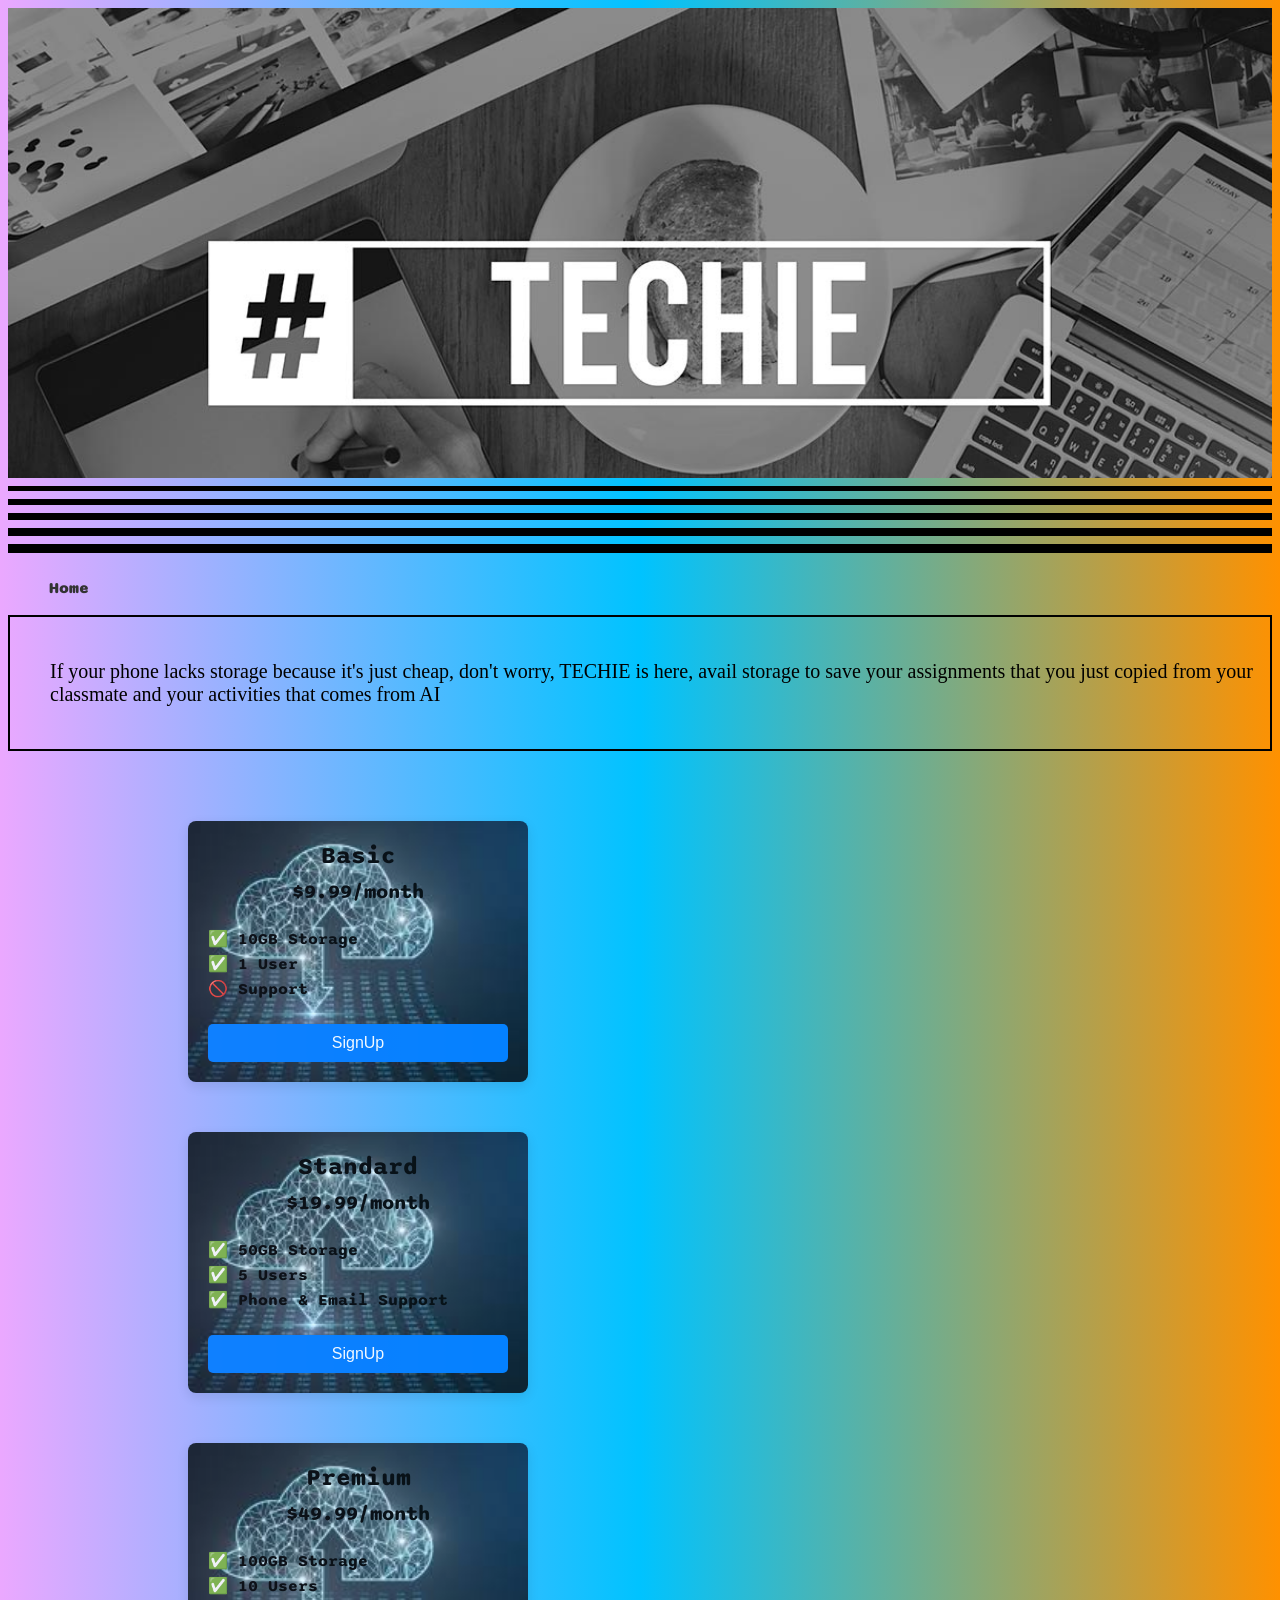
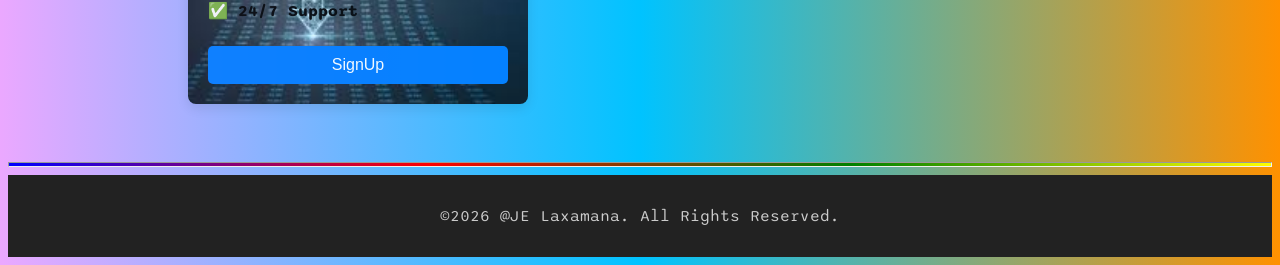
<file: Techie/Main.html>
<!DOCTYPE html>
<html>

<head>
  <title>Flexbox Pricing Table</title>
  <link rel="preconnect" href="https://fonts.googleapis.com">
  <link rel="preconnect" href="https://fonts.gstatic.com" crossorigin>
  <link href="https://fonts.googleapis.com/css2?family=Sono:wght@400;700&display=swap" rel="Stylesheet">
  <link rel="stylesheet" href="Stylesheet.css">
  <style>
    /* Hint: What can you do with a media query and flexbox? */
    @media (max-width: 1250px) {
      
    }
  </style>
</head>
<Header>
  <br><br><br><br><br><br>

  <br><br><br><br>
  
</Header>

<hr size="5px", color="black">
<hr size="6px", color="black">
<hr size="7px", color="black">
<hr size="8px", color="black">
<hr size="9px", color="black">
<nav class="navbar">
  <ul class="nav-links">
    <a href="../home.html" class="btn">Home</a>
  </ul>
</nav>
<section>
  
  <br>
  <ul>If your phone lacks storage because it's just cheap, 
    don't worry, TECHIE is here, avail storage to save your assignments that you just copied from your classmate 
    and your activities that comes from AI</ul>
    <br>
</section>
<br>

<body>


  <div class="pricing-container">
    <div class="pricing-plan">
      <div class="plan-title">Basic</div>
      <div class="plan-price">$9.99/month</div>
      <ul class="plan-features">
        <li>✅ 10GB Storage</li>
        <li>✅ 1 User</li>
        <li>🚫 Support</li>
      </ul>
      <button class="plan-button">SignUp</button>
     </div>


    <div class="pricing-plan">
      <div class="plan-title">Standard</div>
      <div class="plan-price">$19.99/month</div>
      <ul class="plan-features">
        <li>✅ 50GB Storage</li>
        <li>✅ 5 Users</li>
        <li>✅ Phone &amp; Email Support</li>
      </ul>
<button class="plan-button">SignUp</button>
    </div>


    <div class="pricing-plan">
      <div class="plan-title">Premium</div>
      <div class="plan-price">$49.99/month</div>
      <ul class="plan-features">
        <li>✅ 100GB Storage</li>
        <li>✅ 10 Users</li>
        <li>✅ 24/7 Support</li>
      </ul>
<button class="plan-button">SignUp</button>    </div>


  </div>
</body>
<div class="hhh"><hr size="5px"></div>
<footer>
  <p> ©2026 @JE Laxamana. All Rights Reserved.
  </p>
</footer>
</html>
</file>
<file: style_input.css>
* {
    margin: 0;
    padding: 0;
    box-sizing: border-box;
    flex: 1;
}



html {
    scroll-behavior: smooth;
}

body {
    font-family: Cambria, Cochin, Georgia, Times, 'Times New Roman', serif;
    color: #e0e0e0;
    background-color: #0f0f0f;        
    display: flex;
    justify-content: center;
    align-items: center;
    flex-direction: column;
}



.login{
    font-size: 50px;
    padding: 50px;
    font-weight: bold;
    color: #d4af37;
    text-shadow: 0 2px 8px rgba(212, 175, 55, 0.3);
}

.input_user_pass{
    margin-top: 100px;
    border-radius: 12px;
    gap: 15px;
    display:flex;
    flex-direction: column;
    width: 300px;
    
}

.button_input{
    margin-top: 20px;
    display: flex; 
}

input{
    border-radius: 10px;
    border: solid 2px #d4af37;
    padding: 10px;
    background-color: #1a1a1a;
    color: #e0e0e0;
    transition: 0.3s;
}

input:focus {
    outline: none;
    border-color: #ffd700;
    box-shadow: 0 0 12px rgba(212, 175, 55, 0.4);
    background-color: #262626;
}

.button_input button {
    border-radius: 5px;
    border: solid 2px #d4af37;
    padding: 10px 30px;
    background: #d4af37;
    color: #000000;
    font-size: 15px;
    font-weight:600;
    cursor: pointer;
    transition: .4s;
    margin-bottom: 100px;
}

button:hover{
    background: #ffd700;
    box-shadow: 0 4px 12px rgba(212, 175, 55, 0.4);
    border-color: #ffd700;
}

.par{
    padding:0px 25px;
    font-family:Georgia ;
    display: grid;
    justify-content: center;
    font-size: 15px;
    gap: 4px;
    color: #b0b0b0;
}


.footer_index {
    position:fixed ;
    bottom: 0px;
    width: 100%;
    background-color: #000000;
    color: #d4af37;
    text-align: center;
    padding: 25px;
    font-size: 14px;
    border-top: 2px solid #d4af37;
}
}


@media (max-width: 480px) {
    
    .input_user_pass {
        
        padding: 20px;
        
        width: 90%;
    
    }

    
    
    .login {
        
        font-size: 24px;
    
    }

}
</file>
<file: style.css>
* {
    margin: 0;
    padding: 0;
    box-sizing: border-box;
}

html {
    scroll-behavior: smooth;
}

body {
    font-family: 'Roboto', -apple-system, BlinkMacSystemFont, sans-serif;
    background: #0f0f0f;
    color: #e0e0e0;
    line-height: 1.6;
    display: flex;
}

/* ========== SIDEBAR NAVIGATION ========== */

.sidebar {
    position: fixed;
    left: 0;
    top: 0;
    width: 280px;
    height: 100vh;
    background: #000000;
    color: #ffffff;
    padding: 60px 40px;
    overflow-y: auto;
    z-index: 1000;
    box-shadow: 2px 0 8px rgba(0, 0, 0, 0.3);
}

.sidebar-content {
    display: flex;
    flex-direction: column;
    height: 100%;
}

.logo-section {
    margin-bottom: 70px;
}

.logo {
    font-size: 36px;
    font-weight: 900;
    color: #d4af37;
    letter-spacing: 2px;
    margin-bottom: 8px;
    font-family: 'Space Mono', monospace;
}

.logo-text {
    font-size: 12px;
    color: #a0a0a0;
    text-transform: uppercase;
    letter-spacing: 2px;
    font-weight: 700;
}

.sidebar-nav {
    flex: 1;
    display: flex;
    flex-direction: column;
    gap: 30px;
}

.nav-item {
    display: flex;
    align-items: center;
    gap: 16px;
    text-decoration: none;
    color: #b0b0b0;
    transition: all 0.3s ease;
    padding: 12px 0;
    position: relative;
}

.nav-item::before {
    content: '';
    position: absolute;
    left: 23px;
    bottom: 0;
    width: 0;
    height: 2px;
    background: #d4af37;
    transition: width 0.3s ease;
}

.nav-item:hover,
.nav-item.active {
    color: #ffffff;
}

.nav-item:hover::before,
.nav-item.active::before {
    width: 40px;
}

.nav-num {
    font-size: 14px;
    font-family: 'Space Mono', monospace;
    font-weight: 700;
    color: #d4af37;
}

.nav-label {
    font-size: 14px;
    font-weight: 500;
    text-transform: uppercase;
    letter-spacing: 1px;
}

.sidebar-footer {
    margin-top: auto;
    padding-top: 40px;
    border-top: 1px solid #333333;
    padding-bottom: 20px;
}

.year {
    font-size: 12px;
    color: #888888;
    margin-bottom: 26px;
    font-family: 'Space Mono', monospace;
}

/*  BURGER  */

.burger{
  display:none;
}

.burger div{
  width:25px;
  height:3px;
  background:#d4af37;
  margin:5px;
}

/* MOBILE STYLE */

@media (max-width:768px){

  .burger{
    display:block;
    cursor: pointer;
    position: fixed;
    top: 20px;
    right: 20px;
  }

  .sidebar-nav {
    position: fixed;
    background: #1a1a1a;
    display: none;
    top: 20px;
    right: 20px;
    padding: 5px 20px;
    border: solid 2px #d4af37;
    border-radius: 40px;
  }

  .sidebar-nav.show{
    display:block ;
  }
}


/* ========== MAIN CONTENT ========== */

.main-content {
    margin-left: 280px;
    width: calc(100% - 280px);
    background: #1a1a1a;
    min-height: 100vh;
}

.contact-wrapper {
    flex: 1;
}

.main{
    padding: 0px 80px;
    display: flex;
    flex-direction: column;
    
}



/* ========== HOME SECTION ========== */

.hero-grid {
    max-width: 1200px;
    margin: 0 auto;
    padding: 60px 25px 40px;
    animation: fadeInUp 1s ease;
}

.hero-grid {
    display: grid;
    grid-template-columns: 1fr 1fr;
    gap: 80px;
    align-items: center;
    min-height: 80vh;
}

.hero-left {
    max-width: 600px;
}

.hero-title {
    font-size: 64px;
    font-weight: 900;
    margin-bottom: 24px;
    line-height: 1.2;
    letter-spacing: -2px;
}

.hero-title .highlight {
    color: #d4af37;
}

.hero-desc {
    font-size: 18px;
    color: #b0b0b0;
    margin-bottom: 48px;
    line-height: 1.8;
}


.hero-right {
    display: flex;
    align-items: center;
    justify-content: center;
}

.image-placeholder {
    width: 100%;
    max-width: 350px;
    height: 350px;
    border: solid 2px #d4af37;
    border-radius: 30%;
    display: flex;
    overflow: hidden;
    box-shadow: 0 0 20px rgba(212, 175, 55, 0.2);
}

.quick-links {
    display: grid;
    grid-template-columns: repeat(auto-fit, minmax(200px, 1fr));
    gap: 30px;
}

.quick-card {
    background-color:#262626;
    padding: 30px;
    border-radius: 50px;
    border: 2px solid #d4af37;
    text-align: center;
    transition: all 0.3s ease;
}

.quick-card:hover {
    border-color:#ffd700;
    transform: translateY(-4px);
    box-shadow: 0 8px 20px rgba(212, 175, 55, 0.3);
}

.quick-card-title {
    font-family: 'Playfair Display', serif;
    font-size: 25px;
    font-weight: 700;
    color:#d4af37;
    margin-bottom: 20px;
}

.quick-card-label {
    color:#d0d0d0;
    font-size: 15px;
}

.quick-card a {
    display: inline-block;
    margin-top: 10px;
    color:#d4af37;
    text-decoration: none;
    font-weight: 600;
    transition: all 0.3s ease;
}


.section-title {
    font-family: 'Playfair Display', serif;
    font-size: 33px;
    font-weight: 700;
    margin-bottom: 40px;
    margin-top: 30px;
    position: relative;
    color: #ffffff;
    border-bottom: 2px solid #d4af37;
    padding-bottom: 15px;
}

.section-subtitle{
    margin-bottom: 20px;
    color: #a0a0a0;

}

/* ========== ABOUT SECTION ========== */

.about-container {
    display: grid;
    gap: 80px;
}

.about-text,
.about-timeline {
    display: flex;
    flex-direction: column;
    gap: 32px;
}

.about-text p {
    font-size: 18px;
    color: #b0b0b0;
    line-height: 1.8;
}

.subskills-title {
    font-size: 24px;
    font-weight: 700;
    margin-top: 16px;
    color: #e0e0e0;
}

.highlight {
    display: grid;
    grid-template-columns: repeat(auto-fit, minmax(200px, 1fr));
    gap: 20px;
    margin-top: 100px;
}

.h-card {
    background-color:#262626;
    border-radius: 50px;
    border: 2px solid #d4af37;
    text-align: center;
    transition: all 0.3s ease;
    padding: 20px;
}

.h-card:hover {
    border-color:#ffd700;
    transform: translateY(-4px);
    box-shadow: 0 8px 20px rgba(212, 175, 55, 0.3);
}

.h-card-title {
    font-family: 'Playfair Display', serif;
    font-size: 25px;
    font-weight: 700;
    color:#d4af37;
}


.cta-link {
    display: flex;
    margin-top: 40px;
    padding: 15px 25px;
    background-color:#d4af37;
    color: #000000;
    text-decoration: none;
    border-radius: 4px;
    font-weight: 600;
    transition: all 0.3s ease;
}

.cta-link:hover {
    background-color:#ffd700;
    transform: translateY(-2px);
    box-shadow: 0 6px 16px rgba(212, 175, 55, 0.4);
}

/* ========== TIMELINE ========== */

.timeline {
    display: flex;
    flex-direction: column;
    gap: 32px;
}

.timeline-item {
    padding-left: 24px;
    position: relative;
}

.timeline-item::before {
    content: '';
    position: absolute;
    left: 0;
    top: 8px;
    width: 12px;
    height: 12px;
    background: #d4af37;
    border-radius: 50%;
    box-shadow: 0 0 8px rgba(212, 175, 55, 0.6);
}


.timeline-date {
    font-size: 12px;
    font-family: 'Space Mono', monospace;
    margin-bottom: 5px;
    font-weight: 700;
    color: #a0a0a0;
}

.timeline-title {
    font-size: 18px;
    font-weight: 700;
    margin-bottom: 4px;
    color: #e0e0e0;
}

/* ========== SKILLS SECTION ========== */


.skills-text,
.skills-timeline {
    display: flex;
    flex-direction: column;
    gap: 30px;
}


.skills-list {
    display: flex;
    flex-wrap: wrap;
    gap: 12px;
}

.subskills-title {
    font-size: 24px;
    font-weight: 700;
    margin-top: 12px;
}


.skill-tag {
    padding: 10px 20px;
    background: #1a1a1a;
    border: 2px solid #d4af37;
    border-radius: 15px;
    font-size: 14px;
    font-weight: 700;
    transition: all 0.3s ease;
    color: #d4af37;
}

.skill-tag:hover {
    background: #d4af37;
    border-color: #ffd700;
    color: #000000;
}

.expertise-list {
    display: flex;
    flex-direction: column;
    gap: 8px;
}

.expertise-list li {
    padding-left: 10px;
    position: relative;
    font-size: 16px;
    color: #b0b0b0;
}


.progress-container {
    margin-bottom: 40px;
}

.progress-label {
    display: flex;
    justify-content: space-between;
    margin-bottom: 8px;
}

.progress-name {
    font-weight: 700;
    color: #e0e0e0;
}

.progress-percent {
    font-weight: 900;
}

.progress-bar {
    background-color:#404040;
    height: 8px;
    border-radius: 5px;
    overflow: hidden;
    border: 1px solid #d4af37;
}

.progress-fill {
    height: 100%;
    background-color: #d4af37;
    border-radius: 4px;
    transition: width 0.6s ease;
}


/* ========== PROJECTS SECTION ========== */


.project-card {
    background-color:#262626;
    border: 2px solid #d4af37;
    border-radius: 8px;
    overflow: hidden;
    transition: all 0.3s ease;
    display: flex;
    flex-direction: column;
}

.project-card:hover {
    transform: translateY(-6px);
    box-shadow: 0 12px 30px rgba(212, 175, 55, 0.2);
    border-color: #ffd700;
}

.project-header {
    background:#1a1a1a;
    padding: 30px;
    border-bottom: 2px solid #d4af37;
}

.project-title {
    font-family: 'Playfair Display', serif;
    font-size: 30px;
    font-weight: 700;
    margin-bottom: 10px;
    color: #d4af37;
}

.project-category {
    font-size: 18px;
    font-weight: 600;
    text-transform: uppercase;
    letter-spacing: 0.5px;
    color: #b0b0b0;
}

.project-body {
    padding: 30px;
    flex-grow: 1;
    display: flex;
    flex-direction: column;
}

.project-description {
    margin-bottom: 20px;
    line-height: 1.6;
    flex-grow: 1;
    color: #b0b0b0;
}

.project-tech {
    display: flex;
    flex-wrap: wrap;
    gap: 10px;
    margin-bottom: 20px;
}

.tech-tag {
    background-color:#1a1a1a;
    color:#d4af37;
    padding: 10px 15px;
    border-radius: 20px;
    font-size: 13px;
    font-weight: 700;
    border: 1px solid #d4af37;
}

.project-link {
    color:#d4af37;
    text-decoration: none;
    font-weight: 600;
    transition: all 0.3s ease;
    display: inline-block;
}


.empty-state {
    text-align: center;
    padding: 40px 20px;
}

.empty-state-text {
    font-size: 20px;
    margin-bottom: 30px;
    color: #b0b0b0;
}

/* ========== EXPERIENCE SECTION ========== */

.experience-grid {
    display: grid;
    grid-template-columns: repeat(2, 1fr);
    gap: 20px;
}

.experience-card {
    padding: 20px;
    background: #262626;
    border: 2px solid #d4af37;
    transition: all 0.3s ease;
    text-align: center;
}

.experience-card:hover {
    transform: translateY(-8px);
    box-shadow: 0 12px 32px rgba(212, 175, 55, 0.3);
    border-color: #ffd700;
}

.experience-icon {
    font-size: 42px;
    margin-bottom: 24px;
    background: transparent;
    color: #d4af37;
    font-weight: 700;
}

.experience-card h3 {
    font-size: 20px;
    font-weight: 700;
    margin-bottom: 16px;
    border-bottom: solid 2px #d4af37;
    color: #d4af37;
    padding-bottom: 10px;
}

.experience-card p {
    font-size: 15px;
    color: #b0b0b0;
    line-height: 1.6;
}


/* ========== CERTIFICATE SECTION ========== */

.cert-grid {
    display: grid;
    grid-template-columns: repeat(auto-fit, minmax(300px, 1fr));
    gap: 20px;
}

.cert-card {
    background-color:#262626;
    border-radius: 8px;
    overflow: hidden;
    transition: all 0.3s ease;
    border: 2px solid #d4af37;
}

.cert-card:hover {
    transform: translateY(-6px);
    box-shadow: 0 12px 30px rgba(212, 175, 55, 0.2);
    border-color: #ffd700;
}

.cert-header {
    background:#1a1a1a;
    padding: 20px;
    border-bottom: 2px solid #d4af37;
    text-align: center;
}

.cert-icon {
    font-size: 40px;
}

.cert-name {
    font-family: 'Playfair Display', serif;
    font-size: 23px;
    font-weight: 700;
    color: #d4af37;
}

.cert-body {
    padding: 30px;
}

.cert-issuer {
    color:#d4af37;
    font-weight: 600;
    margin-bottom: 10px;
}

.cert-category {
    font-size: 13px;
    margin-bottom: 15px;
    color: #b0b0b0;
}

.cert-description {
    line-height: 1.6;
    margin-bottom: 15px;
    color: #b0b0b0;
}

.cert-details {
    background-color:#1a1a1a;
    padding: 15px;
    border-radius: 4px;
    font-size: 13px;
    border: 1px solid #d4af37;
    color: #b0b0b0;
}

.cert-detail-item {
    margin-bottom: 8px;
}

.cert-detail-label {
    font-weight: 600;
    color: #d4af37;
}

.certification-skills {
    margin-top: 20px;
    padding-top: 20px;
    border-top: 1px solid #d4af37;
}

.skills-label {
    font-weight: 600;
    margin-bottom: 10px;
    font-size: 15px;
    color: #d4af37;
}

.skills-tags {
    display: flex;
    flex-wrap: wrap;
    gap: 5px;
}

.skill-badge {
    background-color:#1a1a1a;
    padding: 7px 12px;
    border-radius: 20px;
    font-size: 13px;
    font-weight: 600;
    color: #d4af37;
    border: 1px solid #d4af37;
}

.training-section {
    margin-top: 70px;
    padding-top: 40px;
    border-top: 2px solid #d4af37;
}

.training-title {
    font-family: 'Playfair Display', serif;
    font-size: 25px;
    font-weight: 700;
    margin-bottom: 20px;
    color: #d4af37;
}


.cert-image img{
    width:100%;
    max-width:300px;
    margin-top:10px;
    border-radius:8px;
    cursor:pointer;
    transition:0.3s;
}

.cert-image img:hover{
    transform:scale(1.03);
}

/* FULLSCREEN MODAL */

.img-modal{
    display:none;
    position:fixed;
    z-index:1000;
    left:0;
    top:0;
    width:100%;
    height:100%;
    background-color:rgba(0,0,0,0.9);
    text-align:center;

}

.modal-content{
    margin-top:60px;
    max-width:90%;
    max-height:85%;
}



/* CLOSE BUTTON  */

.close-btn{
    position:absolute;
    top:20px;
    right:65px;
    color:rgb(192, 192, 192);
    font-size:50px;
    font-weight:bold;
    cursor:pointer;
}

.close-btn:hover{
    color:#d4af37;
}

/* ========== CONTACT SECTION ========== */

.contact-wrapper {
    display: grid;
    grid-template-columns: 1fr 1fr;
    gap: 80px;
}

.contact-text {
    display: flex;
    flex-direction: column;
    gap: 25px;
}

.contact-text p {
    font-size: 18px;
    font-weight: 700;
    line-height: 1.5;
    color: #e0e0e0;
}

.contact-details {
    display: flex;
    flex-direction: column;
    gap: 20px;
}

.info-title {
    font-family: 'Playfair Display', serif;
    font-size: 25px;
    font-weight: 700;
    margin-bottom: 20px;
    margin-top: 50px;
    color: #d4af37;
}

.contact-item {
    margin-bottom: 30px;
}

.contact-label {
    font-size: 15.5px;
    margin-bottom: 10px;
    font-weight: 600;
    text-transform: uppercase;
    letter-spacing: 0.5px;
    color:#d4af37;
}

.contact-value {
    color:#d0d0d0;
    font-size: 17px;
    text-decoration: none;
    transition: color 0.3s ease;
    word-break: break-word;
}

.contact-value:hover {
    color:#d4af37;
}

.location-box {
    background-color:#1a1a1a;
    padding: 20px;
    border-radius: 8px;
    margin-top: 20px;
    border: 2px solid #d4af37;
}

.location-label {
    font-weight: 600;
    margin-bottom: 10px;
    color: #d4af37;
}

/* ========== CONTACT FORM ========== */


.contact-form {
    display: flex;
    flex-direction: column;
    gap: 24px;
    justify-content: center;
}

.form-group {
    display: flex;
    flex-direction: column;
}

.form-group input,
.form-group textarea {
    padding: 14px;
    border: 2px solid #d4af37;
    background: #262626;
    font-family: 'Roboto', sans-serif;
    font-size: 15px;
    transition: all 0.3s ease;
    border-radius: 10px;
    color: #e0e0e0;
}

.form-group input::placeholder,
.form-group textarea::placeholder {
    color: #a0a0a0;
    font-weight: 500;
}

.form-group input:focus,
.form-group textarea:focus {
    outline: none;
    border-color: #d4af37;
    background: #1a1a1a;
    box-shadow: 0 0 12px rgba(212, 175, 55, 0.3);
}

.form-group textarea {
    resize: vertical;
    min-height: 150px;
}

.submit-btn {
    padding: 14px 32px;
    background: #d4af37;
    color: #000000;
    font-size: 15px;
    font-weight: 700;
    cursor: pointer;
    transition: all 0.3s ease;
    align-self: flex-start;
    text-transform: uppercase;
    letter-spacing: 1px;
    border: 2px solid #d4af37;
    border-radius: 4px;
}

.submit-btn:hover {
    background: #ffd700;
    transform: translateX(4px);
    box-shadow: 0 4px 12px rgba(212, 175, 55, 0.4);
}

.success-message {
    display: none;
    padding: 16px;
    background: #1a1a1a;
    color: #d4af37;
    border: 2px solid #d4af37;
    border-radius: 4px;
    margin-bottom: 24px;
    text-align: center;
    font-weight: 600;
}

.success-message.show {
    display: block;
}


footer {
    background-color: #000000;
    color: #d4af37;
    text-align: center;
    padding: 25px;
    margin-top: 70px;
    font-size: 14px;
    border-top: 2px solid #d4af37;
}



/* ========== ANIMATIONS ========== */

@keyframes fadeInUp {
    from {
        opacity: 0;
        transform: translateY(30px);
    }
    to {
        opacity: 1;
        transform: translateY(0);
    }
}

.fade-in {
    animation: fadeInUp 0.8s ease forwards;
    opacity: 0;
}

/* ========== RESPONSIVE ========== */

@media (max-width: 1060px) {

    .hero-grid{
        grid-template-columns: 1fr;
        gap: 32px;
    }

}
    

@media (max-width: 768px) {
    body {
        flex-direction: column;
    }

    .sidebar {
        position: relative;
        width: 100%;
        height: auto;
        padding: 20px 24px;
        border-bottom: 2px solid #d4af37;
    }

    .sidebar-content {
        flex-direction: row;
        align-items: center;
        justify-content: space-between;
    }



    .sidebar-nav {
        flex-direction: row;
        gap: 20px;
        flex: 1;
        margin: 0 40px;
    }

    .nav-item {
        gap: 23px;
    }

    .sidebar-footer {
        border-top: none;
        border-left: 1px solid #333333;
        padding: 0 0 0 40px;
        margin: 0;
    }

    .main-content {
        margin-left: 0;
        width: 100%;
    }

    .hero-grid{
        grid-template-columns: 1fr;
        gap: 32px;
    }

    .contact-wrapper {
        grid-template-columns: 1fr;
        gap: 40px;
    }

    .hero-title {
        font-size: 36px;
    }

    .section-title {
        font-size: 28px;
    }

    .experience-grid {
        grid-template-columns: 1fr;
    }
}

@media (max-width: 480px) {
    .nav-item {
        gap: 16px;
        font-size: 13px;
    }}
</file>
<file: AliceGuo/Stylesheet.css>
body{
    display: flex;
  flex-direction: column;
    background-color: burlywood;
}

.H1 {
    text-align: center;
}

.LINK {
  text-align: center;
  list-style: none;
  gap: 100px;
}

.LINKS a {
  text-decoration: none;
  color: #333;
  font-weight: 500;
  transition: 0.3s;
}







.navbar {
  display: flex;
  justify-content: space-between;
  align-items: center;
}

.nav-links {
  display: flex;
  list-style: none;
  gap: 25px;
}

.nav-links a {
  text-decoration: none;
  color: #333;
  font-weight: 500;
  transition: 0.3s;
}

.nav-links a:hover,
.nav-links .active {
  color: #0d6efd;
}


/* FOOTER */
footer {
  background: #222;
  color: #ccc;
  text-align: center;
padding: 15px;

}

/* RESPONSIVE */
@media(max-width: 900px) {
  .home {
    flex-direction: column-reverse;
    text-align: center;
  }

  .home-img img {
    margin-bottom: 25px;
  }
}
</file>
<file: Techie/Stylesheet.css>
header{
    font-family:'Franklin Gothic Medium';
    text-align: center;
    font-size: 40px;
    background-image: url(tech.jpg);
    background-repeat: no-repeat;
    background-size:cover;
}

section{
    font-family: 'Times New Roman';
    font-size: 20px;
    font-style:normal;
    border: 2px;
    border-style: solid;
}

.navbar {
  padding: 1px;
  display: flex;
  justify-content: space-between;
  align-items: center;
}

.nav-links {
  display: flex;
  list-style: none;
  gap: 30px;
}

.nav-links a {
  text-decoration: none;
  color: #333;
  font-weight:900;
  transition: 0.3s;
}

.nav-links a:hover,
.nav-links .active {
  color: #4400ff;
}


body {
    font-family: 'Sono', sans-serif;
    background-image: linear-gradient(to right,rgb(235, 168, 255),rgb(0, 195, 255), rgb(255, 145, 0) );
    
}
  .pricing-container {
    display: flex;
    justify-content: space-around;
    align-items: center;
    gap: 50px;
    flex-wrap: wrap;
    max-width: 600px;
    padding: 50px;

  }
  
  .pricing-plan {
    border-radius: 8px;
    box-shadow: 0 4px 12px rgba(0, 0, 0, 0.1);
    padding: 20px;
    width: 300px;
    text-align: center;
    transition: transform 0.3s ease-in-out;
    display: flex;
    flex-direction: column;
    justify-content: space-between; 
    background-image: url(Cloud.jpeg);
    background-repeat: no-repeat;
    background-size: cover;
    opacity: 0.9; 
    
  }
  
  .pricing-plan:hover {
    transform: translateY(-10px);
  }
  
  .plan-title {
    font-size: 24px;
    font-weight: bold;
    margin-bottom: 10px;
    color: #000000;
  }
  
  .plan-price {
    font-size: 20px;
    font-weight: bold;
    color: #000000;
    margin-bottom: 20px;
  }
  
  .plan-features {
    list-style: none;
    padding: 0;
    margin: 0;
    text-align: left;
    font-weight: bold;
    color: #000000;
    margin-bottom: 20px;
  }
  
  .plan-features li {
    margin: 5px 0;
    font-size: 16px;
  }
  
  .plan-button {
    padding: 10px 20px;
    background-color: #007bff;
    color: white;
    font-size: 16px;
    border: none;
    border-radius: 5px;
    cursor: pointer;
    transition: background-color 0.3s ease;
  }
  
  .plan-button:hover {
    background-color: #0056b3;
  }
  
  @media (max-width: 768px) {
    .pricing-container {
      flex-direction: column;
      align-items: center;
    }
  
    .pricing-plan {
      width: 100%;
      margin-bottom: 20px;
      
    }
  }

  .hhh{
    background-image: linear-gradient(to right, blue, red,green, yellow);
  }

footer{
    background: #222;
  color: #ccc;
  text-align: center;
padding: 15px;
 /* position: fixed;
  bottom: 0;
  left: 0;
  width: 100%; */
}

/* RESPONSIVE */
@media(max-width: 900px) {
  .home {
    flex-direction: column-reverse;
    text-align: center;
  }

  .home-img img {
    margin-bottom: 25px;
  }
}
</file>
